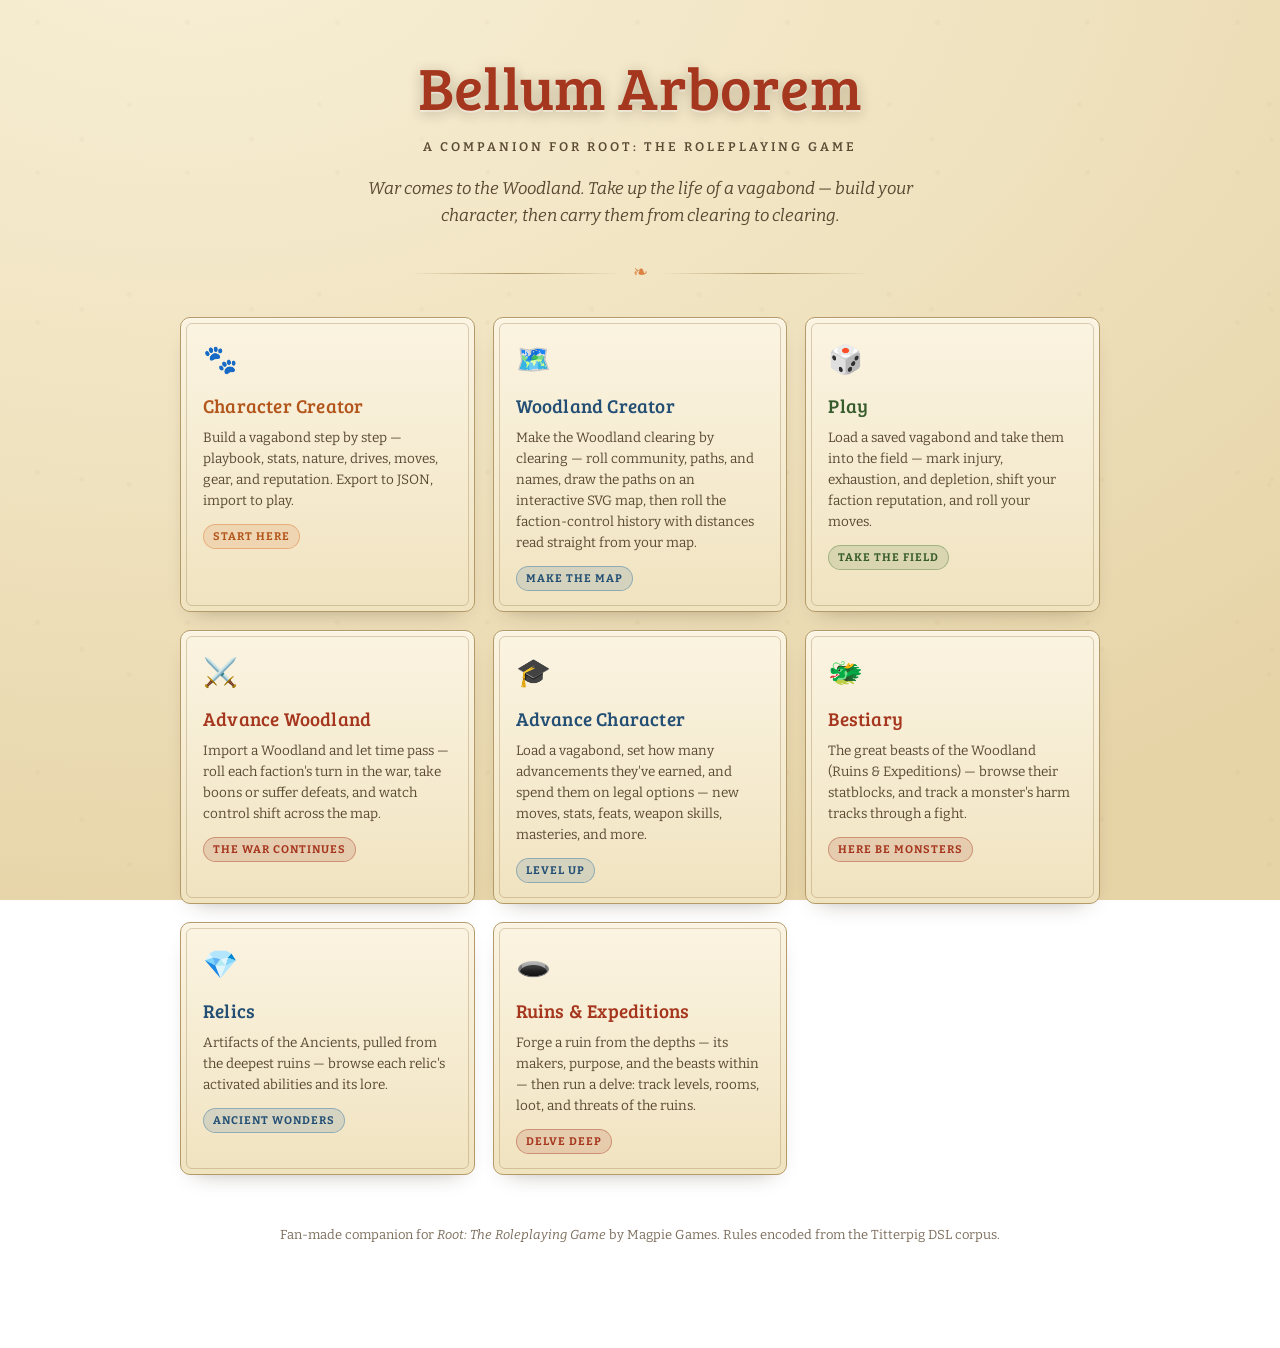
<file: index.html>
<!doctype html>
<html lang="en">
<head>
<meta charset="utf-8">
<meta name="viewport" content="width=device-width, initial-scale=1.0">
<title>Bellum Arborem — A Root Companion</title>
<link rel="stylesheet" href="css/app.css">
</head>
<body>
<div class="wrap">

  <header>
    <h1 class="crest">Bellum Arborem</h1>
    <p class="subtitle">A companion for Root: The Roleplaying Game</p>
    <p class="blurb">War comes to the Woodland. Take up the life of a vagabond —
      build your character, then carry them from clearing to clearing.</p>
  </header>

  <div class="divider"><span>❧</span></div>

  <div class="grid">

    <a class="card selectable" href="character-creator.html">
      <span style="font-size:28px;display:block;margin-bottom:10px">🐾</span>
      <h3 style="margin:0 0 8px;color:var(--accent-dk)">Character Creator</h3>
      <p class="muted small" style="margin:0">Build a vagabond step by step — playbook, stats,
        nature, drives, moves, gear, and reputation. Export to JSON, import to play.</p>
      <span class="tag marquise" style="margin-top:12px">Start here</span>
    </a>

    <a class="card selectable" href="woodland-creator.html">
      <span style="font-size:28px;display:block;margin-bottom:10px">🗺️</span>
      <h3 style="margin:0 0 8px;color:var(--eyrie-dk)">Woodland Creator</h3>
      <p class="muted small" style="margin:0">Make the Woodland clearing by clearing — roll community,
        paths, and names, draw the paths on an interactive SVG map, then roll the faction-control
        history with distances read straight from your map.</p>
      <span class="tag eyrie" style="margin-top:12px">Make the map</span>
    </a>

    <a class="card selectable" href="play.html">
      <span style="font-size:28px;display:block;margin-bottom:10px">🎲</span>
      <h3 style="margin:0 0 8px;color:var(--alliance-dk)">Play</h3>
      <p class="muted small" style="margin:0">Load a saved vagabond and take them into the field — mark
        injury, exhaustion, and depletion, shift your faction reputation, and roll your moves.</p>
      <span class="tag alliance" style="margin-top:12px">Take the field</span>
    </a>

    <a class="card selectable" href="advance-woodland.html">
      <span style="font-size:28px;display:block;margin-bottom:10px">⚔️</span>
      <h3 style="margin:0 0 8px;color:var(--rust)">Advance Woodland</h3>
      <p class="muted small" style="margin:0">Import a Woodland and let time pass — roll each faction's
        turn in the war, take boons or suffer defeats, and watch control shift across the map.</p>
      <span class="tag" style="margin-top:12px;background:rgba(166,55,31,.14);color:var(--rust);border-color:rgba(166,55,31,.4)">The war continues</span>
    </a>

    <a class="card selectable" href="advance-character.html">
      <span style="font-size:28px;display:block;margin-bottom:10px">🎓</span>
      <h3 style="margin:0 0 8px;color:var(--eyrie-dk)">Advance Character</h3>
      <p class="muted small" style="margin:0">Load a vagabond, set how many advancements they've earned,
        and spend them on legal options — new moves, stats, feats, weapon skills, masteries, and more.</p>
      <span class="tag eyrie" style="margin-top:12px">Level up</span>
    </a>

    <a class="card selectable" href="bestiary.html">
      <span style="font-size:28px;display:block;margin-bottom:10px">🐲</span>
      <h3 style="margin:0 0 8px;color:var(--rust)">Bestiary</h3>
      <p class="muted small" style="margin:0">The great beasts of the Woodland (Ruins & Expeditions) — browse
        their statblocks, and track a monster's harm tracks through a fight.</p>
      <span class="tag" style="margin-top:12px;background:rgba(166,55,31,.14);color:var(--rust);border-color:rgba(166,55,31,.4)">Here be monsters</span>
    </a>

    <a class="card selectable" href="relics.html">
      <span style="font-size:28px;display:block;margin-bottom:10px">💎</span>
      <h3 style="margin:0 0 8px;color:var(--eyrie-dk)">Relics</h3>
      <p class="muted small" style="margin:0">Artifacts of the Ancients, pulled from the deepest ruins —
        browse each relic's activated abilities and its lore.</p>
      <span class="tag eyrie" style="margin-top:12px">Ancient wonders</span>
    </a>

    <a class="card selectable" href="expeditions.html">
      <span style="font-size:28px;display:block;margin-bottom:10px">🕳️</span>
      <h3 style="margin:0 0 8px;color:var(--rust)">Ruins &amp; Expeditions</h3>
      <p class="muted small" style="margin:0">Forge a ruin from the depths — its makers, purpose, and
        the beasts within — then run a delve: track levels, rooms, loot, and threats of the ruins.</p>
      <span class="tag" style="margin-top:12px;background:rgba(166,55,31,.14);color:var(--rust);border-color:rgba(166,55,31,.4)">Delve deep</span>
    </a>

  </div>

  <footer>
    <p>Fan-made companion for <em>Root: The Roleplaying Game</em> by Magpie Games.
       Rules encoded from the Titterpig DSL corpus.</p>
  </footer>

</div>
</body>
</html>
</file>
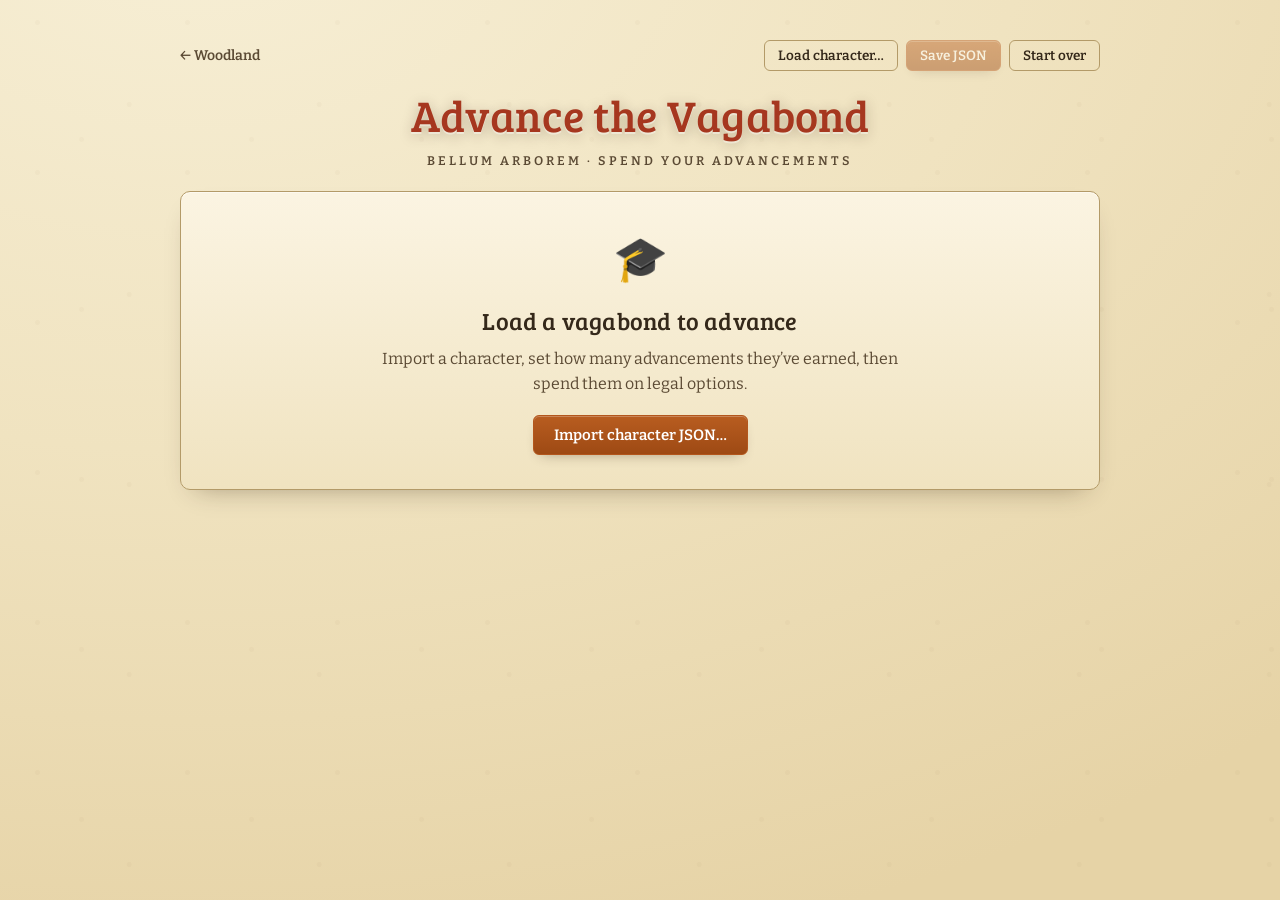
<file: advance-character.html>
<!doctype html>
<html lang="en">
<head>
<meta charset="utf-8">
<meta name="viewport" content="width=device-width, initial-scale=1.0">
<title>Advance Character — Bellum Arborem</title>
<link rel="stylesheet" href="css/app.css">
<style>
  .topbar .actions { display:flex; gap:8px; flex-wrap:wrap; }

  .loadpane { text-align:center; padding:34px 20px; }
  .loadpane .big { font-size:44px; margin-bottom:8px; }

  .sheet { display:flex; flex-direction:column; gap:18px; }
  .ptitle { display:flex; align-items:baseline; gap:12px; flex-wrap:wrap; }
  .ptitle h1 { margin:0; font-size:28px; }
  .ptitle .pb { font-family:'Bitter',serif; font-weight:700; letter-spacing:1px; text-transform:uppercase; font-size:12px; color:var(--accent-dk); }

  .advbar { display:flex; align-items:center; gap:14px; flex-wrap:wrap; background:linear-gradient(180deg,#fbf0dd,#f2e3c1); border:1px solid var(--line); border-radius:var(--radius); padding:14px 18px; }
  .advbar .lbl2 { font-family:'Bitter',serif; font-weight:700; font-size:12px; letter-spacing:1px; text-transform:uppercase; color:var(--ink-soft); }
  .advbar .remain { font-family:'Bree Serif',serif; font-size:30px; color:var(--rust); min-width:34px; text-align:center; }
  .stepper2 button { width:32px; height:32px; border-radius:6px; border:1px solid var(--line); background:var(--cream-hi); font-size:19px; cursor:pointer; font-family:'Bree Serif',serif; }

  .opt { border:1px solid var(--line); border-radius:var(--radius-sm); background:var(--card); padding:14px 16px; margin-bottom:10px; }
  .opt.disabled { opacity:.5; }
  .opt .oh { display:flex; align-items:baseline; justify-content:space-between; gap:10px; flex-wrap:wrap; }
  .opt .oname { font-family:'Bree Serif',serif; font-size:16px; }
  .opt .ocount { font-family:'Bitter',serif; font-size:12px; font-weight:700; color:var(--ink-soft); }
  .opt .odesc { font-size:13px; color:var(--ink-soft); margin:5px 0 0; }
  .opt .picker { margin-top:10px; display:flex; gap:8px; flex-wrap:wrap; align-items:center; }
  .opt select, .opt input[type=text] { max-width:280px; }
  .chip { font-family:'Bitter',serif; font-size:12.5px; color:var(--ink-soft); background:var(--cream-hi); border:1px solid var(--line); border-radius:20px; padding:5px 11px; cursor:pointer; }
  .chip.on { background:var(--accent); color:var(--cream-hi); border-color:var(--accent-dk); }

  .log { list-style:none; margin:0; padding:0; }
  .log li { font-size:13.5px; padding:5px 0; border-bottom:1px solid var(--line-soft); display:flex; justify-content:space-between; gap:10px; }
  .log .undo { color:var(--rust); cursor:pointer; border:none; background:none; font-size:13px; font-family:'Bitter',serif; }

  .summ { display:flex; flex-wrap:wrap; gap:6px; }

</style>
</head>
<body>
<div class="wrap">

  <div class="topbar">
    <a class="home" href="index.html">← Woodland</a>
    <div class="actions">
      <input type="file" id="importFile" accept="application/json,.json" class="hidden">
      <button class="btn ghost small" id="importBtn">Load character…</button>
      <button class="btn small" id="saveBtn" disabled>Save JSON</button>
    </div>
  </div>

  <header style="margin-bottom:6px">
    <h1 class="crest" style="font-size:clamp(28px,5vw,44px);margin-bottom:2px">Advance the Vagabond</h1>
    <p class="subtitle">Bellum Arborem · spend your advancements</p>
  </header>

  <div id="app"></div>

</div>

<div class="toast" id="toast" role="status" aria-live="polite"></div>

<script src="data/root-rules.js"></script>
<script src="js/common.js"></script>
<script src="js/advchar.js"></script>
</body>
</html>
</file>
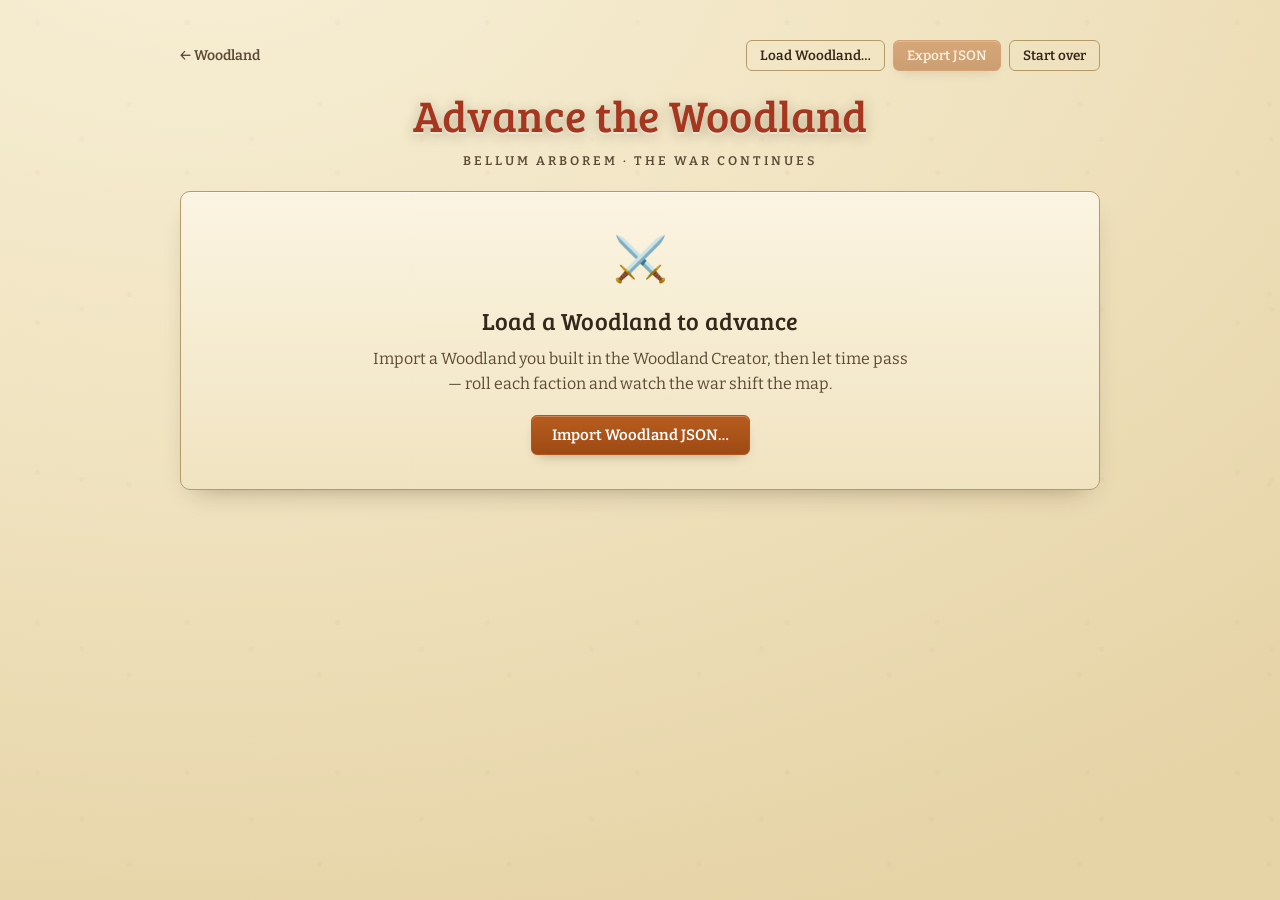
<file: advance-woodland.html>
<!doctype html>
<html lang="en">
<head>
<meta charset="utf-8">
<meta name="viewport" content="width=device-width, initial-scale=1.0">
<title>Advance Woodland — Bellum Arborem</title>
<link rel="stylesheet" href="css/app.css">
<style>
  .topbar .actions { display:flex; gap:8px; flex-wrap:wrap; }

  .loadpane { text-align:center; padding:34px 20px; }
  .loadpane .big { font-size:44px; margin-bottom:8px; }

  .dash { display:flex; flex-direction:column; gap:18px; }
  .wtitle { display:flex; align-items:baseline; gap:12px; flex-wrap:wrap; }
  .wtitle h1 { margin:0; font-size:28px; }
  .roundpill { font-family:'Bitter',serif; font-weight:700; font-size:12px; letter-spacing:1px; text-transform:uppercase; color:var(--eyrie-dk); background:rgba(47,110,160,.14); border:1px solid rgba(47,110,160,.35); border-radius:20px; padding:3px 11px; }

  /* Map (read-only) */
  .mapwrap { border:1px solid var(--line); border-radius:var(--radius); padding:6px;
    background:radial-gradient(120% 120% at 50% 0%, #f0e8ce 0%, #e7d9b6 70%, #ddcaa0 100%);
    box-shadow:0 1px 0 rgba(255,255,255,.4) inset, 0 8px 18px -14px var(--shadow-deep); overflow:hidden; }
  svg.woodmap { width:100%; height:auto; display:block; }
  svg.woodmap .edge { stroke:#8a6f45; stroke-width:4; stroke-linecap:round; opacity:.8; }
  svg.woodmap .nm { font-family:'Bree Serif',serif; font-size:17px; fill:var(--ink); paint-order:stroke; stroke:#f6efd9; stroke-width:3.5px; stroke-linejoin:round; }
  svg.woodmap .ico { font-size:26px; }
  svg.woodmap .mark { font-size:17px; fill:var(--ink); }
  .map-legend { display:flex; gap:14px; flex-wrap:wrap; font-size:13px; color:var(--ink-soft); align-items:center; margin-top:10px; }
  .map-legend span { display:inline-flex; align-items:center; gap:5px; white-space:nowrap; }
  .lgdot { width:14px; height:14px; border-radius:50%; display:inline-block; border:1px solid rgba(60,40,20,.35); }

  .summary-grid { display:grid; grid-template-columns:repeat(auto-fit,minmax(210px,1fr)); gap:12px; }
  .fsum { border:1px solid var(--line); border-radius:var(--radius-sm); background:var(--cream-hi); padding:12px 14px; }
  .fsum h4 { margin:0 0 6px; font-family:'Bree Serif',serif; font-size:15px; }
  .fsum .fstat { font-size:13px; color:var(--ink-soft); }

  .factioncard { border:1px solid var(--line); border-radius:var(--radius); background:var(--card); padding:16px 18px; margin-bottom:14px; }
  .factioncard.pending { opacity:.55; }
  .factioncard.active { border-color:var(--accent); box-shadow:0 0 0 1px var(--accent) inset; }
  .factioncard h3 { margin:0 0 4px; font-family:'Bree Serif',serif; font-size:19px; }
  .modline { display:flex; justify-content:space-between; font-size:13.5px; padding:3px 0; border-bottom:1px dashed var(--line-soft); }
  .modline:last-of-type { border-bottom:none; }
  .modline .mv { font-family:'Bree Serif',serif; }
  .modline .mv.pos { color:var(--alliance-dk); } .modline .mv.neg { color:var(--rust); }
  .modtoggle { display:flex; align-items:center; gap:7px; font-size:13.5px; padding:4px 0; cursor:pointer; }
  .modtoggle input { width:16px; height:16px; }
  .modtotal { font-family:'Bree Serif',serif; font-size:15px; margin-top:6px; }

  .dice { font-family:'Bitter',serif; font-weight:600; font-size:13px; cursor:pointer; border:1px solid var(--line); background:var(--card); border-radius:6px; padding:6px 12px; color:var(--ink); }
  .dice.primary { background:linear-gradient(180deg,var(--accent),var(--accent-dk)); color:var(--cream-hi); border-color:var(--accent-dk); }
  .dice:hover { filter:brightness(1.04); }

  .rollout { display:flex; align-items:center; gap:12px; margin:10px 0; flex-wrap:wrap; }
  .rollout .big { font-family:'Bree Serif',serif; font-size:30px; color:var(--rust); }
  .tierbadge { font-family:'Bitter',serif; font-weight:700; font-size:12px; letter-spacing:1px; text-transform:uppercase; padding:4px 10px; border-radius:20px; }
  .tier-10 { background:rgba(78,124,62,.2); color:var(--alliance-dk); border:1px solid rgba(78,124,62,.45); }
  .tier-79 { background:rgba(217,114,46,.18); color:var(--marquise-dk); border:1px solid rgba(217,114,46,.45); }
  .tier-6  { background:rgba(166,55,31,.16); color:var(--rust); border:1px solid rgba(166,55,31,.4); }

  .boonslot { border:1px solid var(--line-soft); border-radius:var(--radius-sm); background:var(--cream-hi); padding:10px 12px; margin:8px 0; }
  .boonslot .bdesc { font-size:13px; color:var(--ink-soft); margin:5px 0 0; }
  .boonslot select, .boonslot input[type=text] { margin-top:6px; }
  label.mini { display:block; font-family:'Bitter',serif; font-weight:700; font-size:11px; letter-spacing:.5px; text-transform:uppercase; color:var(--ink-soft); margin:8px 0 2px; }

  .log { list-style:none; margin:0; padding:0; }
  .log li { font-size:13.5px; padding:5px 0; border-bottom:1px solid var(--line-soft); }
  .log li .who { font-family:'Bree Serif',serif; }
  .log .round-sep { font-family:'Bitter',serif; font-weight:700; font-size:11px; letter-spacing:1.5px; text-transform:uppercase; color:var(--accent-dk); padding-top:10px; }

</style>
</head>
<body>
<div class="wrap">

  <div class="topbar">
    <a class="home" href="index.html">← Woodland</a>
    <div class="actions">
      <input type="file" id="importFile" accept="application/json,.json" class="hidden">
      <button class="btn ghost small" id="importBtn">Load Woodland…</button>
      <button class="btn small" id="exportBtn" disabled>Export JSON</button>
    </div>
  </div>

  <header style="margin-bottom:6px">
    <h1 class="crest" style="font-size:clamp(28px,5vw,44px);margin-bottom:2px">Advance the Woodland</h1>
    <p class="subtitle">Bellum Arborem · The war continues</p>
  </header>

  <div id="app"></div>

</div>

<div class="toast" id="toast" role="status" aria-live="polite"></div>

<script src="data/woodland-rules.js"></script>
<script src="js/common.js"></script>
<script src="js/advance.js"></script>
</body>
</html>
</file>
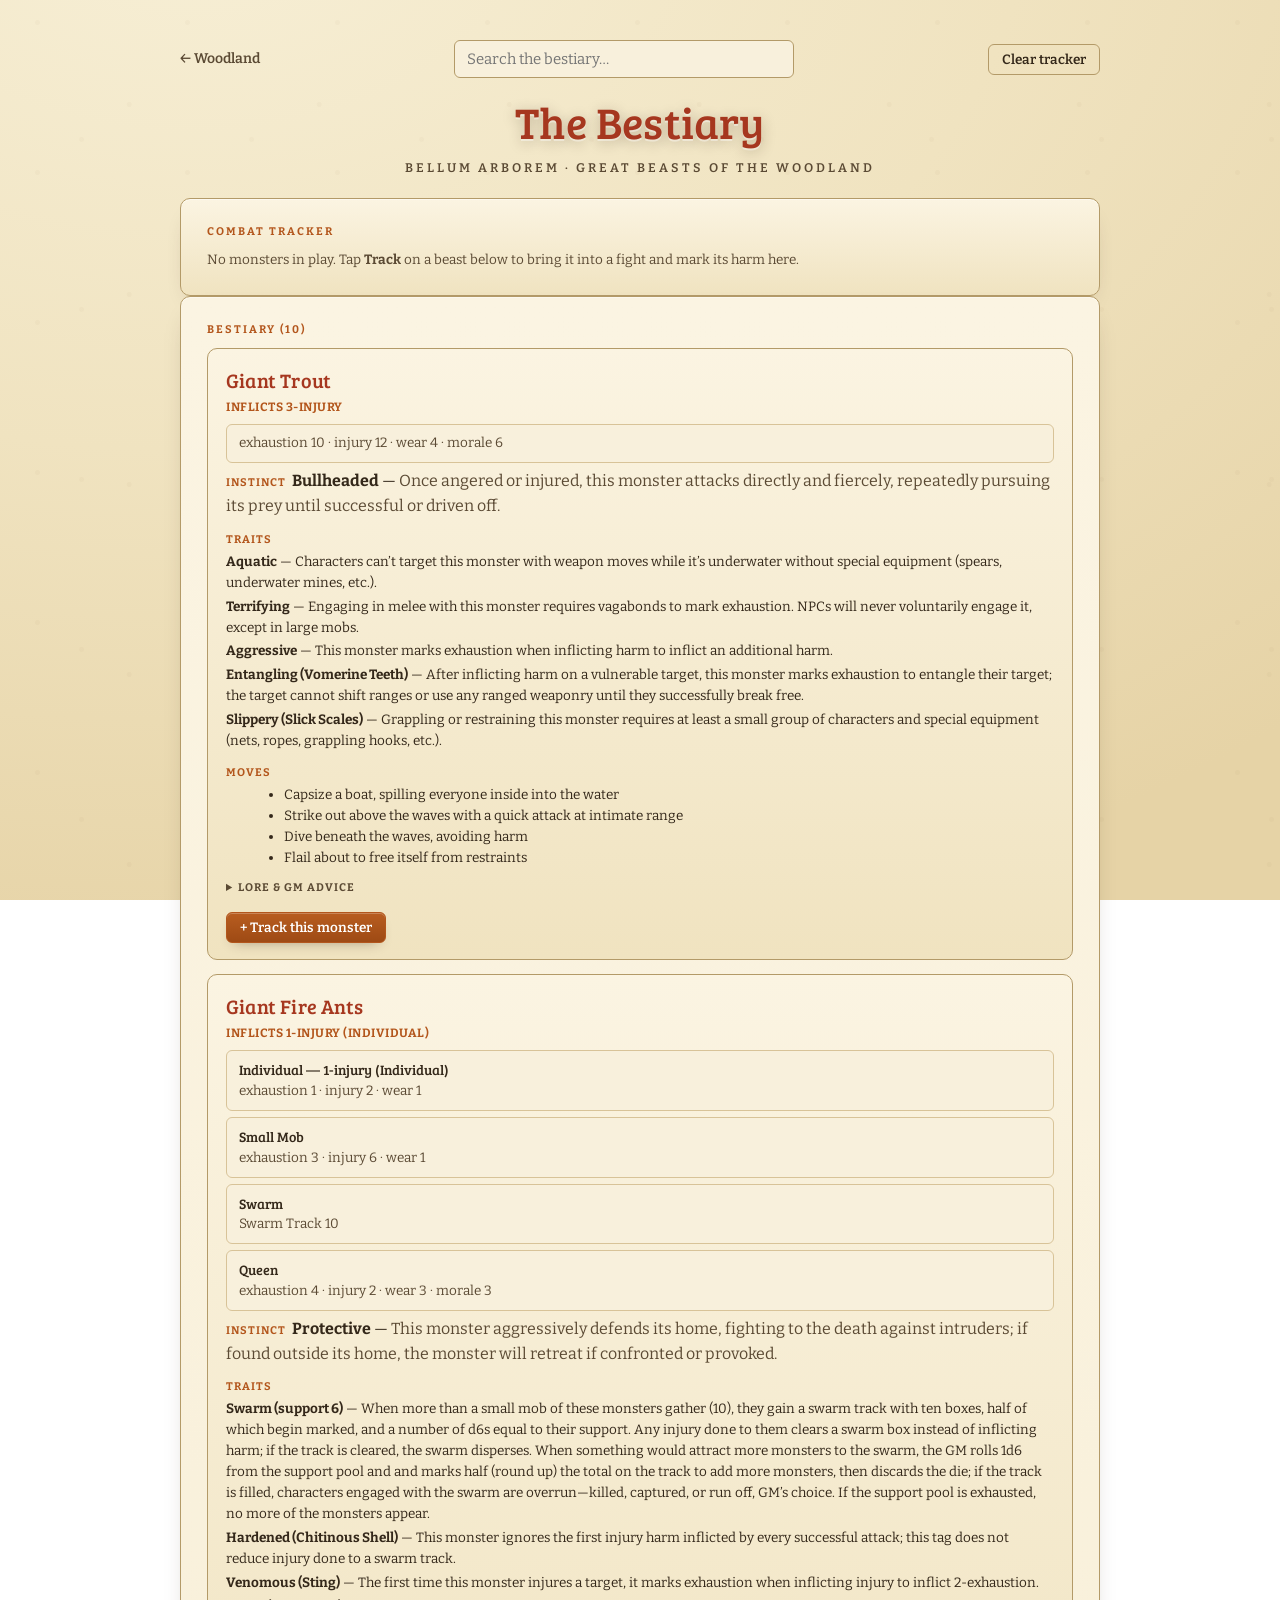
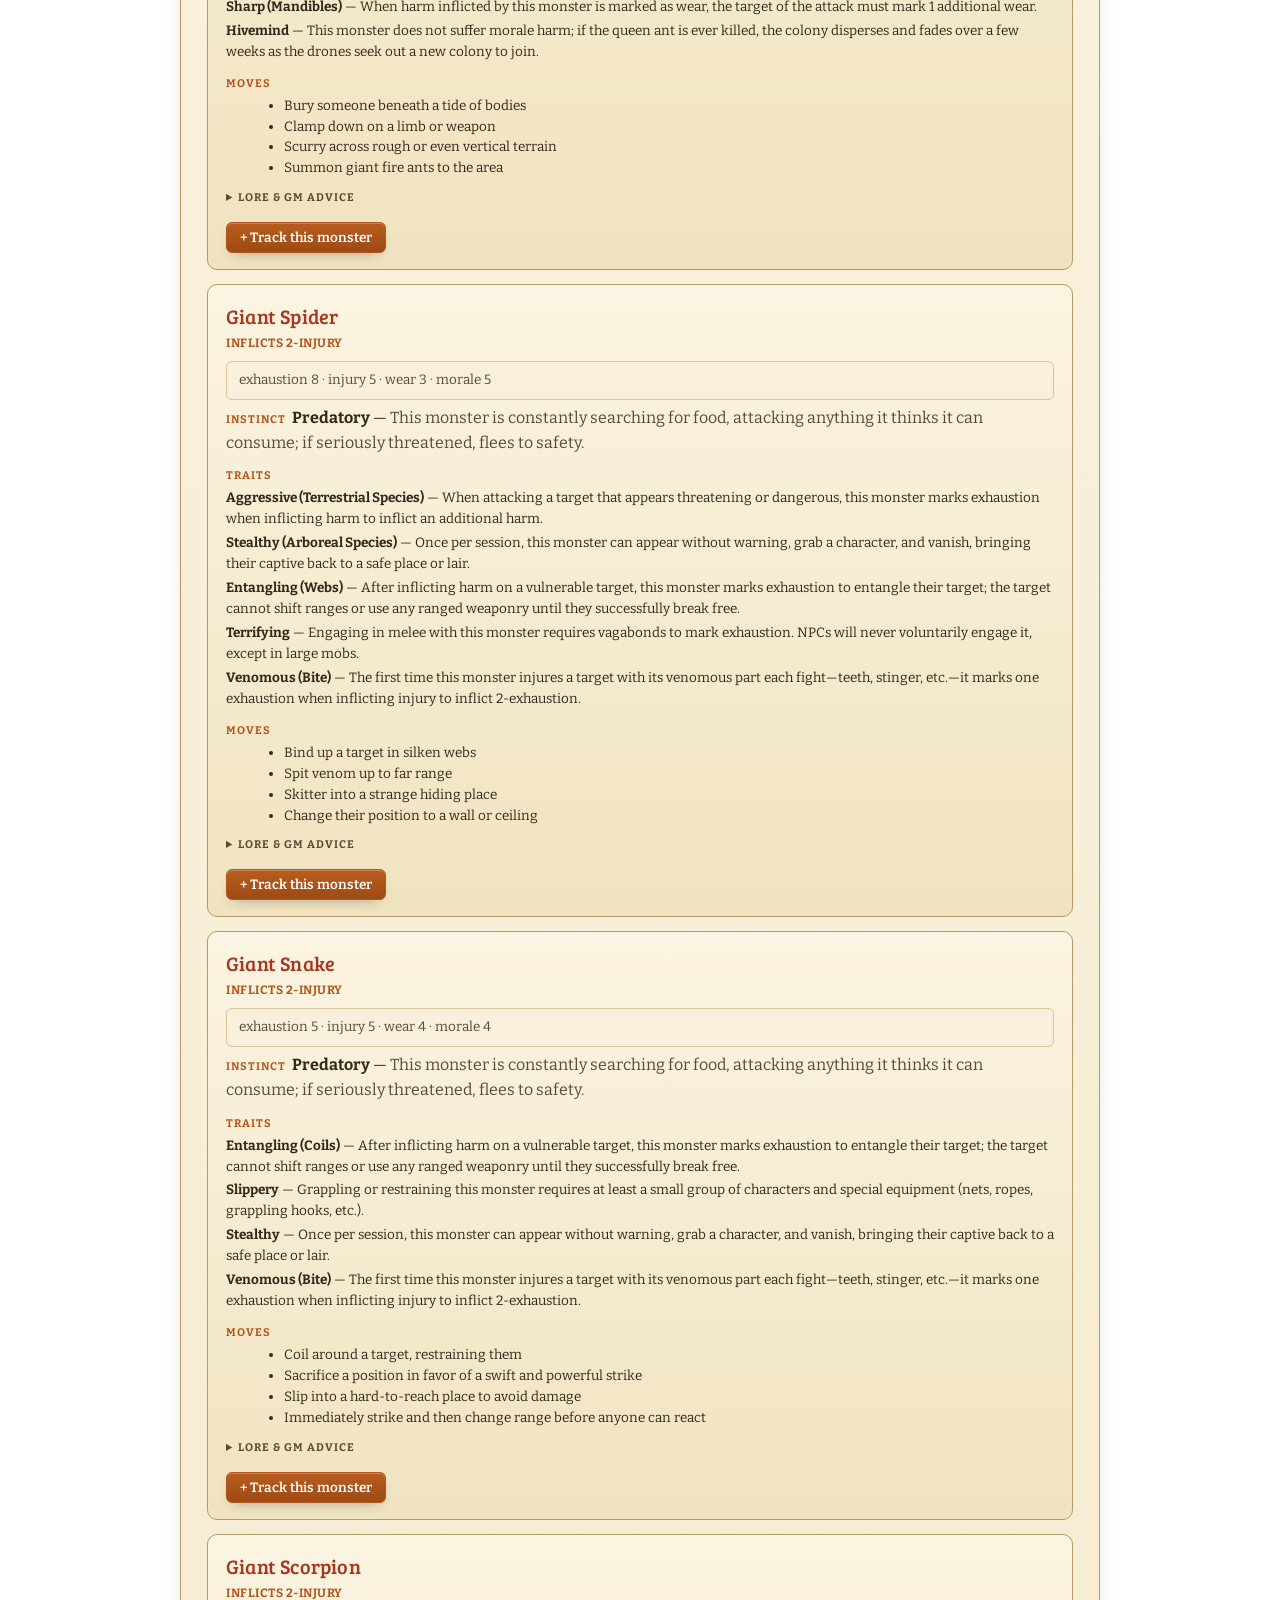
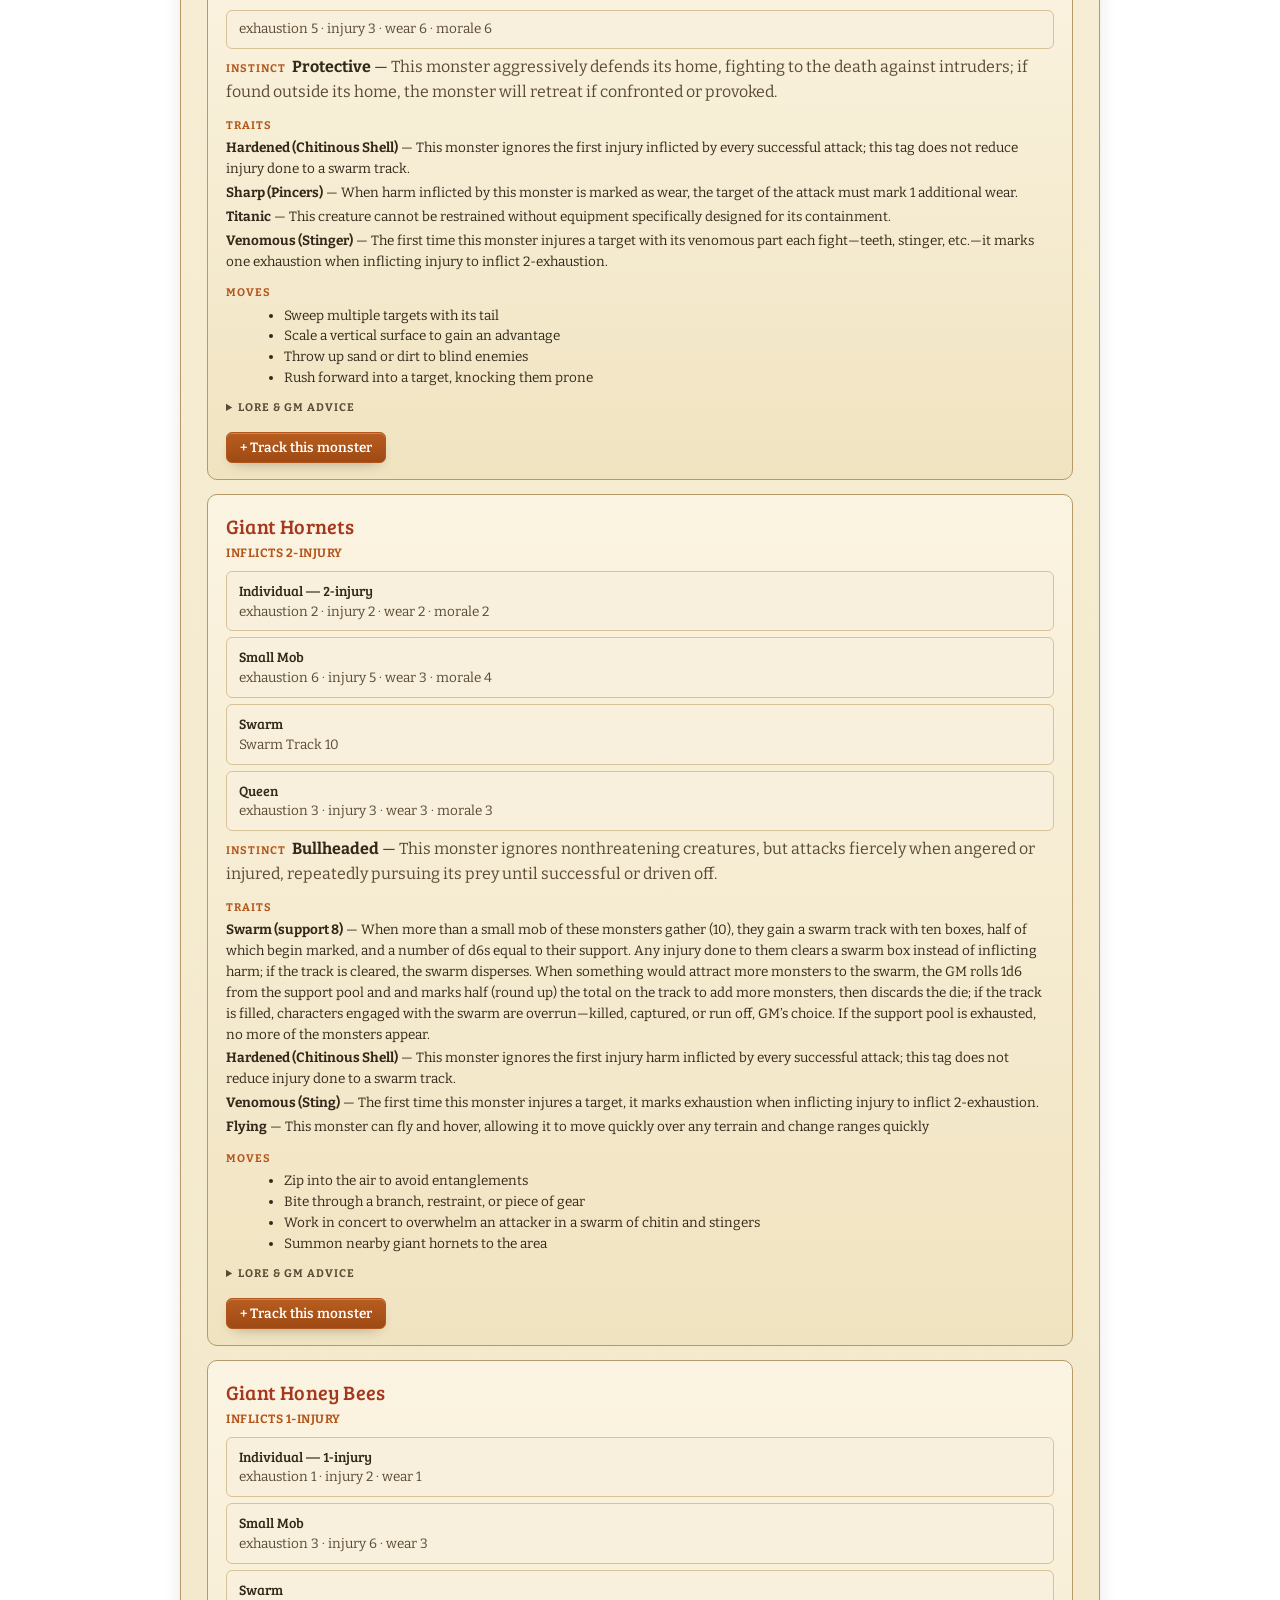
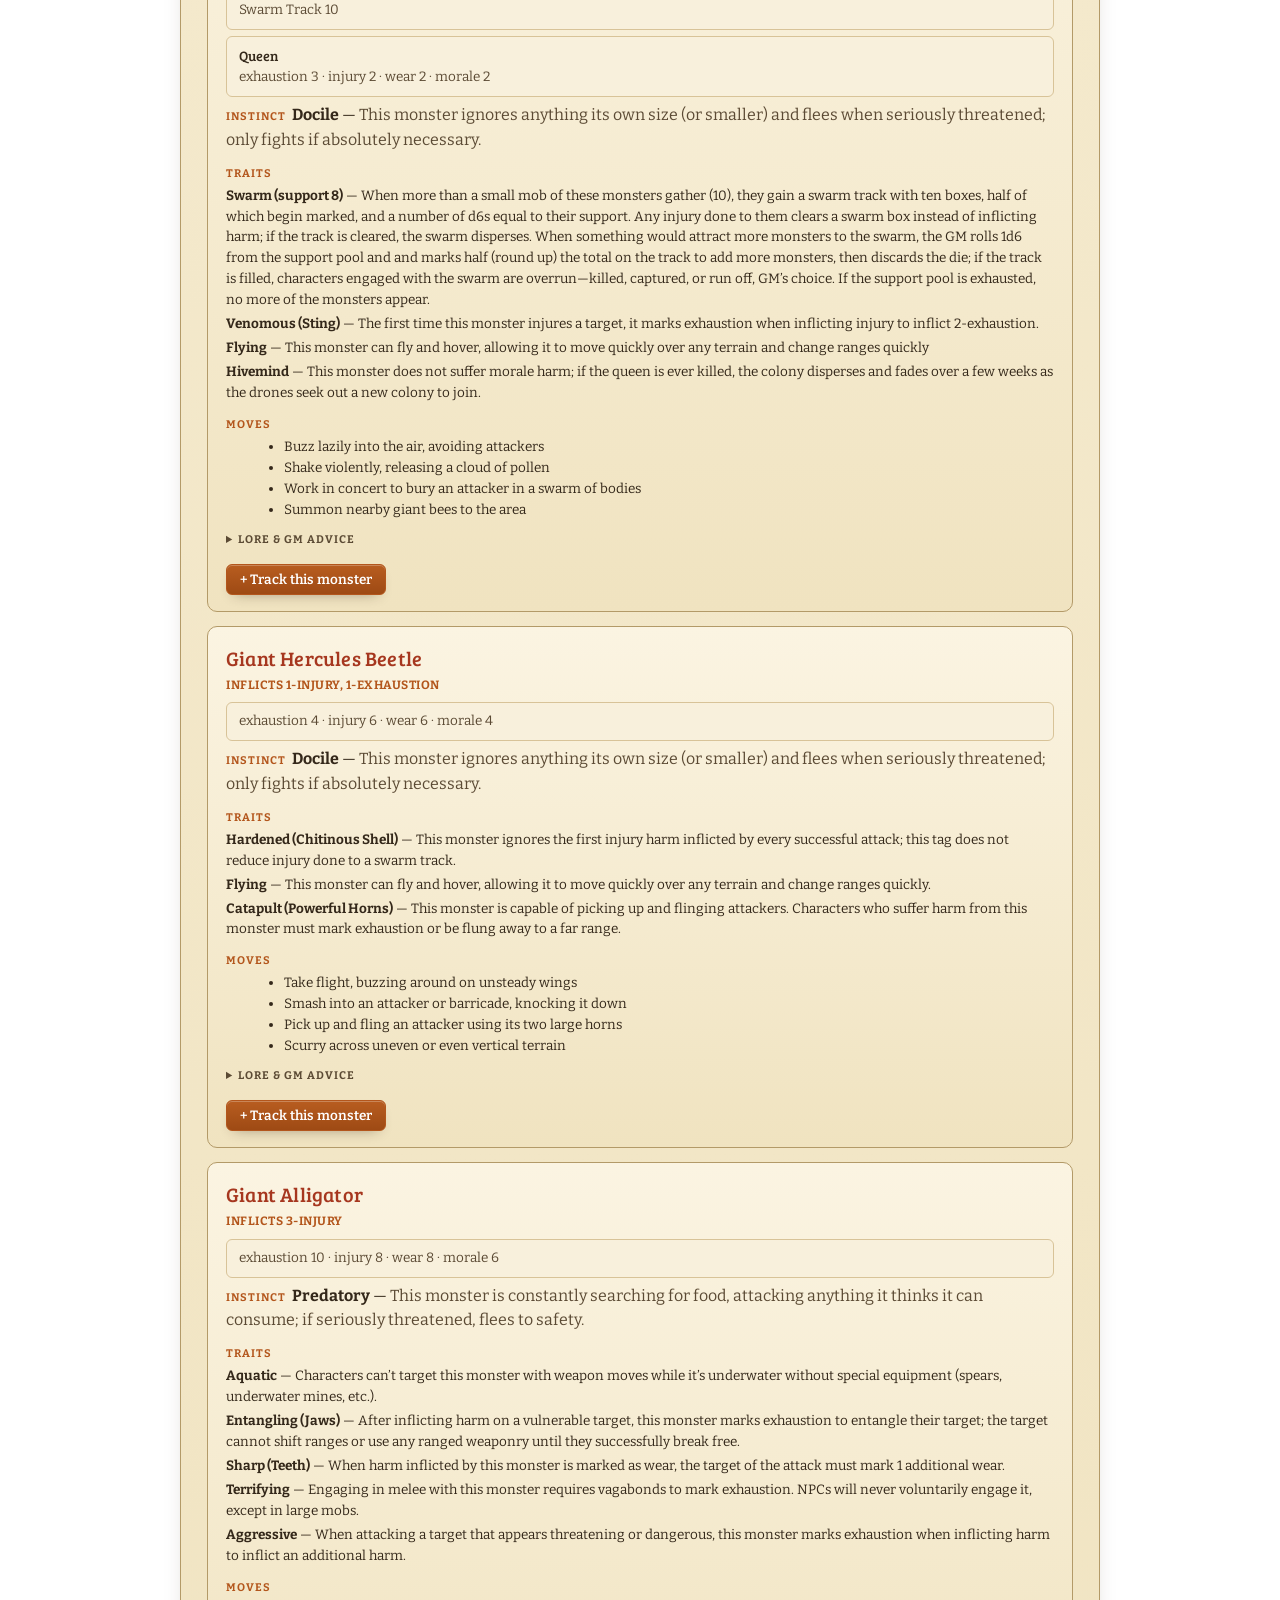
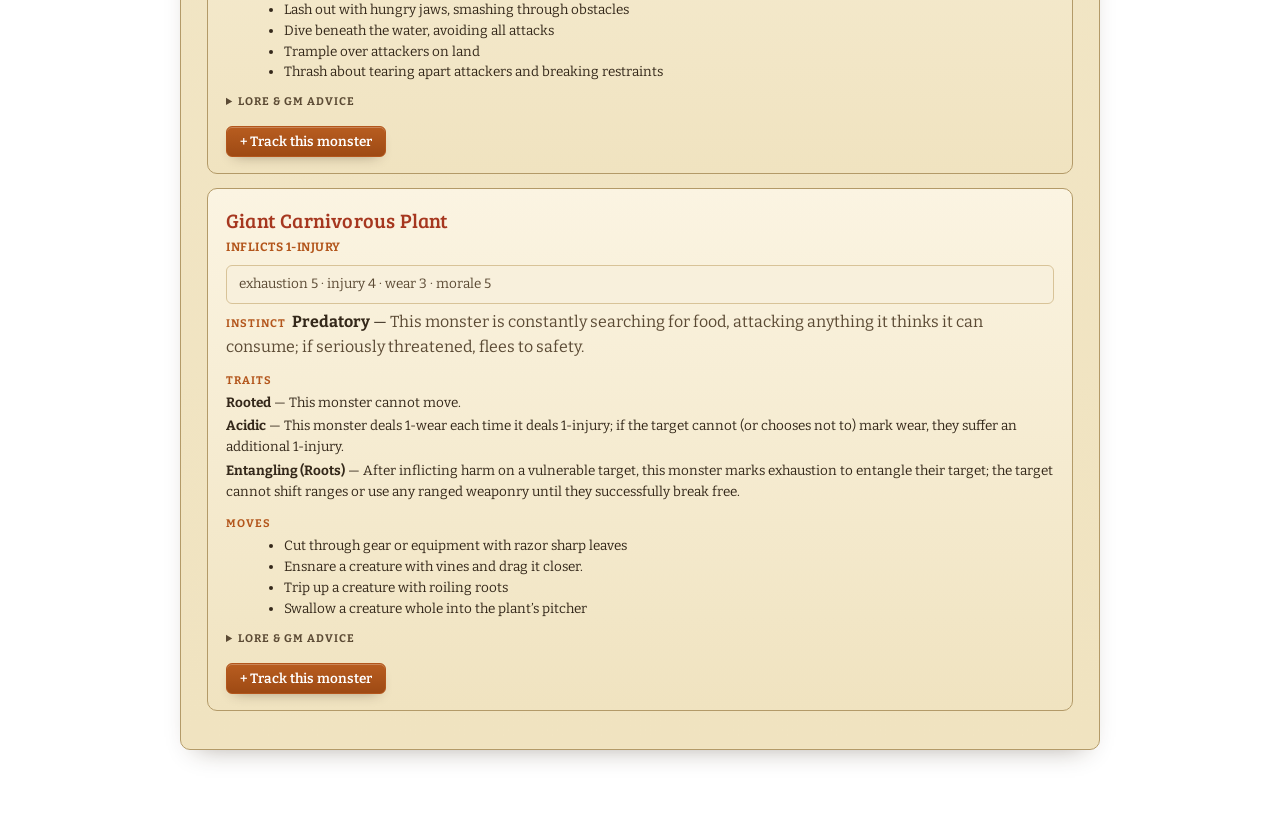
<file: bestiary.html>
<!doctype html>
<html lang="en">
<head>
<meta charset="utf-8">
<meta name="viewport" content="width=device-width, initial-scale=1.0">
<title>Bestiary — Bellum Arborem</title>
<link rel="stylesheet" href="css/app.css">
<style>

  .search { width:100%; max-width:340px; }

  /* Combat tracker */
  .tracker { display:flex; flex-direction:column; gap:12px; }
  .inst { border:1px solid var(--line); border-radius:var(--radius); background:var(--card); padding:14px 16px; }
  .inst .ihead { display:flex; align-items:center; gap:10px; flex-wrap:wrap; }
  .inst .ilabel { font-family:'Bree Serif',serif; font-size:17px; flex:1; min-width:120px; }
  .inst input.ilabel { max-width:220px; }
  .inst .rm { color:var(--rust); cursor:pointer; border:none; background:none; font-size:16px; }
  .trk { margin:8px 0 0; }
  .trk .tl { display:flex; justify-content:space-between; align-items:baseline; }
  .trk .tn { font-family:'Bitter',serif; font-weight:700; font-size:11px; letter-spacing:1px; text-transform:uppercase; color:var(--ink-soft); }
  .trk .tc { font-family:'Bitter',serif; font-weight:700; font-size:12px; color:var(--ink-soft); }
  .boxes { display:flex; flex-wrap:wrap; gap:5px; margin:5px 0 2px; }
  .box { width:28px; height:28px; border:2px solid var(--line); border-radius:5px; cursor:pointer; background:var(--cream-hi); }
  .box.on-exhaustion { background:#caa63f; border-color:#a8842a; }
  .box.on-injury { background:var(--rust); border-color:#8a2c1a; }
  .box.on-wear { background:#6b6357; border-color:#4a443a; }
  .box.on-morale { background:#5b3a8a; border-color:#432a66; }
  .box.on-other { background:#2c6b66; border-color:#1f4d49; }

  /* Bestiary cards */
  .mcard { border:1px solid var(--line); border-radius:var(--radius); background:linear-gradient(180deg,var(--card),var(--card-lo)); padding:16px 18px; margin-bottom:14px; }
  .mcard h3 { margin:0 0 2px; font-family:'Bree Serif',serif; font-size:20px; color:var(--rust); }
  .mcard .harm { font-family:'Bitter',serif; font-size:12px; font-weight:700; letter-spacing:.5px; text-transform:uppercase; color:var(--marquise-dk); margin:0 0 8px; }
  .sb { border:1px solid var(--line-soft); border-radius:var(--radius-sm); background:var(--cream-hi); padding:8px 12px; margin:6px 0; }
  .sb .sbv { font-family:'Bree Serif',serif; font-size:14px; }
  .sb .sbt { font-size:13.5px; color:var(--ink-soft); }
  .lbl3 { font-family:'Bitter',serif; font-weight:700; font-size:11px; letter-spacing:1px; text-transform:uppercase; color:var(--accent-dk); margin:12px 0 4px; }
  .trait { font-size:13.5px; margin:3px 0; }
  .trait b { color:var(--ink); }
  .mmoves { margin:4px 0 0 18px; font-size:13.5px; }
  .mdesc { font-size:13.5px; line-height:1.5; color:var(--ink-soft); white-space:pre-wrap; }
  details.mdet > summary { cursor:pointer; font-family:'Bitter',serif; font-weight:700; font-size:11px; letter-spacing:1px; text-transform:uppercase; color:var(--ink-soft); margin:10px 0 6px; }

</style>
</head>
<body>
<div class="wrap">

  <div class="topbar">
    <a class="home" href="index.html">← Woodland</a>
    <input type="text" id="search" class="search" placeholder="Search the bestiary…">
  </div>

  <header style="margin-bottom:6px">
    <h1 class="crest" style="font-size:clamp(28px,5vw,44px);margin-bottom:2px">The Bestiary</h1>
    <p class="subtitle">Bellum Arborem · great beasts of the Woodland</p>
  </header>

  <div id="app"></div>

</div>

<div class="toast" id="toast" role="status" aria-live="polite"></div>

<script src="data/root-monsters.js"></script>
<script src="js/common.js"></script>
<script src="js/bestiary.js"></script>
</body>
</html>
</file>
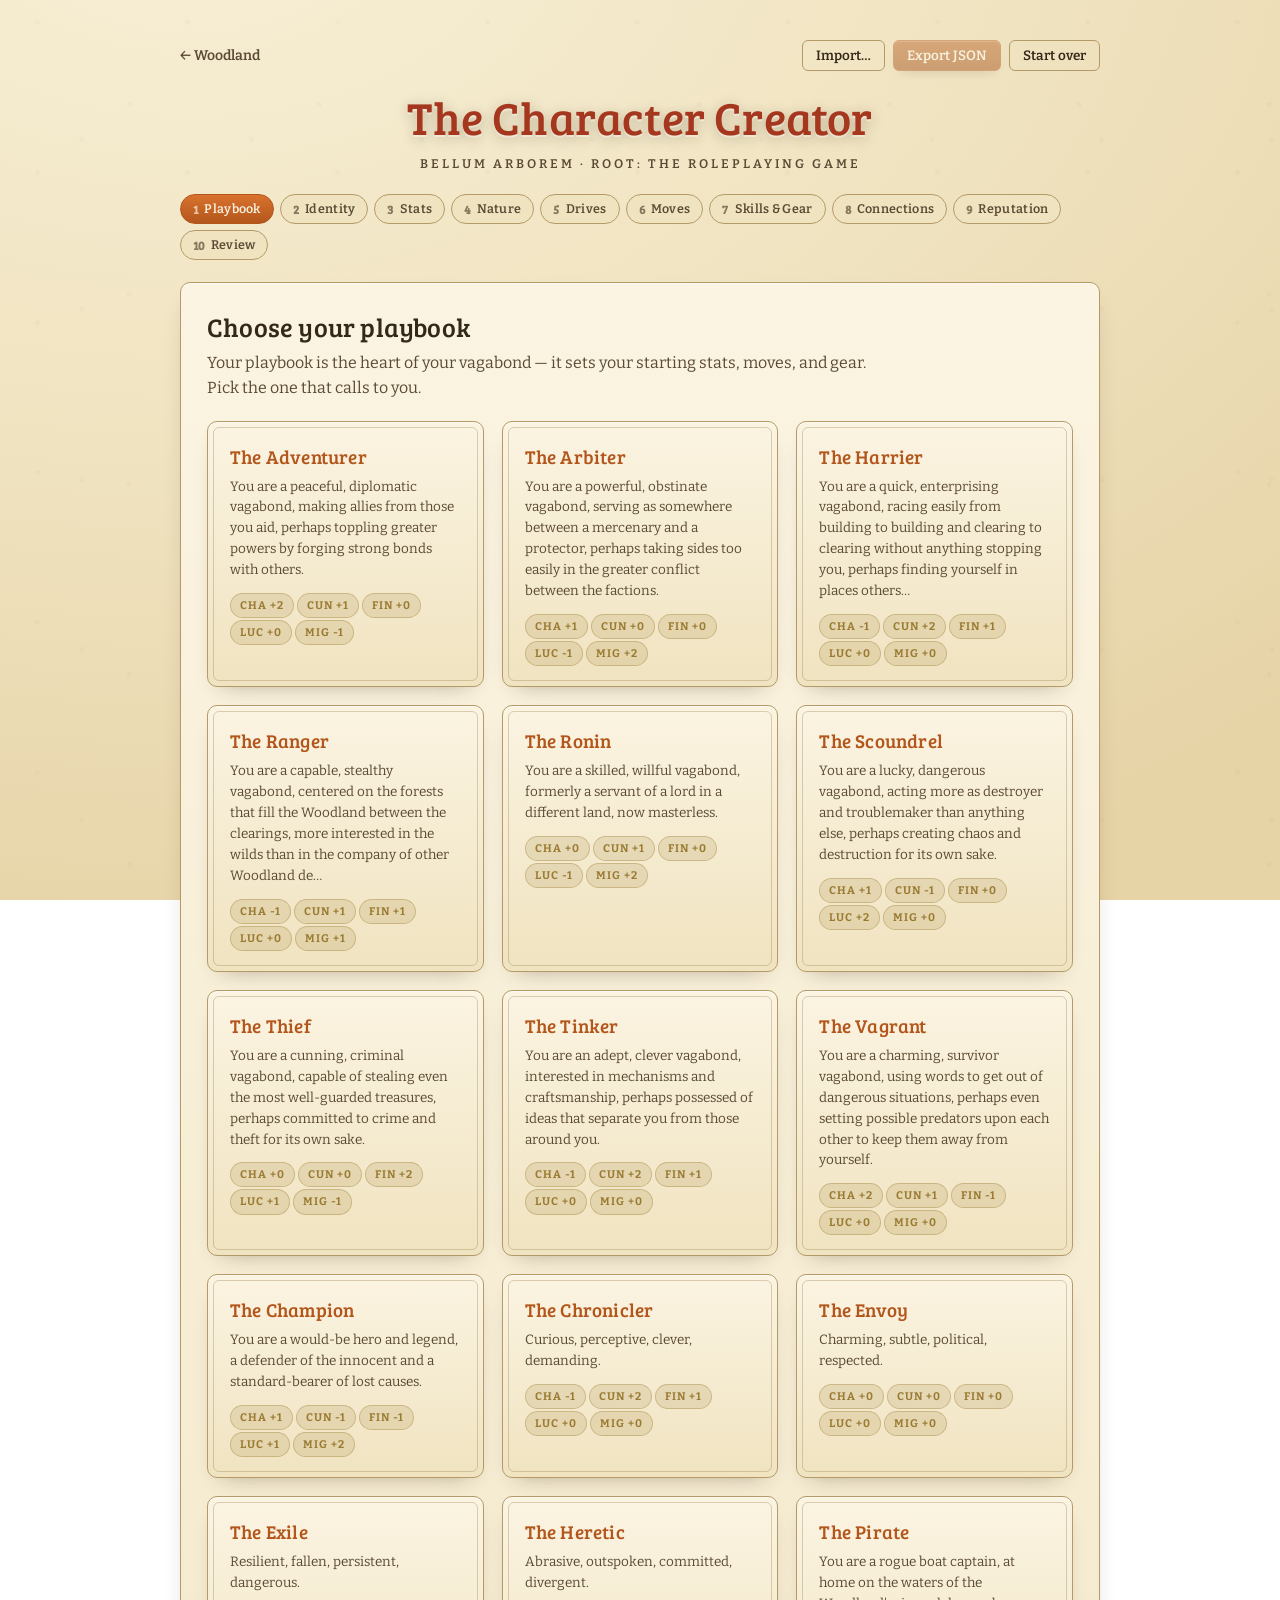
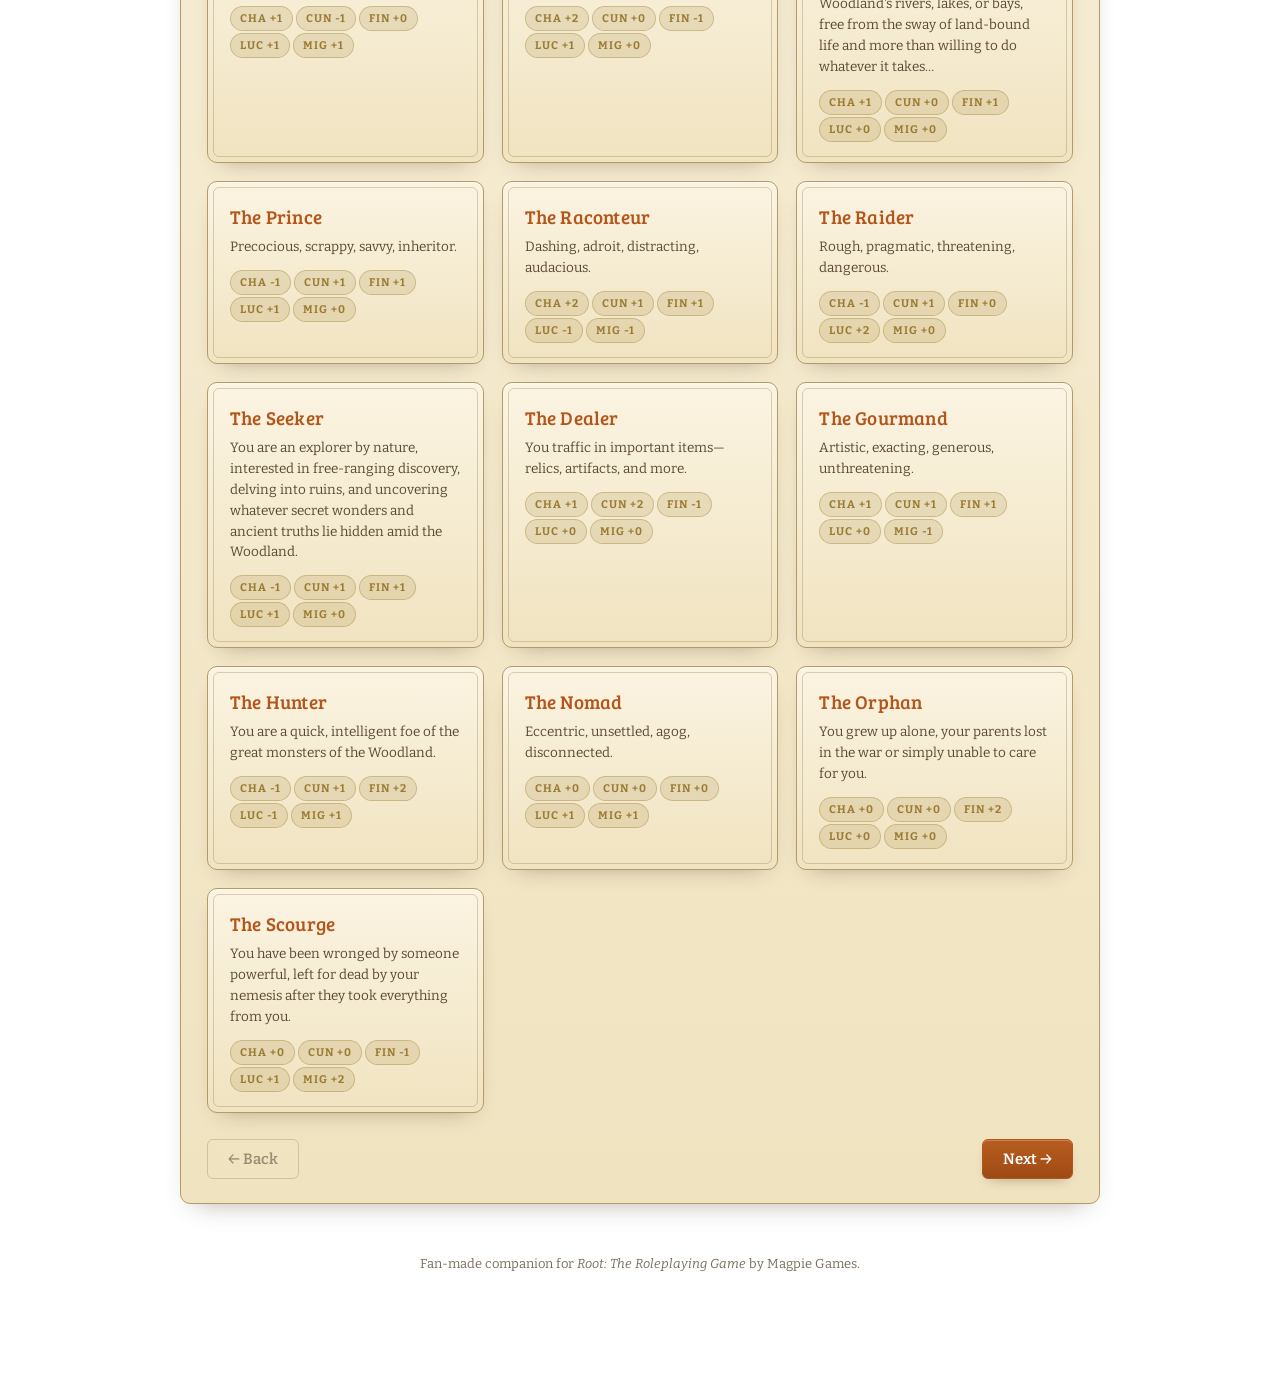
<file: character-creator.html>
<!doctype html>
<html lang="en">
<head>
<meta charset="utf-8">
<meta name="viewport" content="width=device-width, initial-scale=1.0">
<title>Character Creator — Bellum Arborem</title>
<link rel="stylesheet" href="css/app.css">
<style>
  /* Creator-specific layout */

  .steps { display:flex; flex-wrap:wrap; gap:6px; margin:16px 0 22px; }
  .step-pip {
    font-family:'Bitter',serif; font-size:12.5px; font-weight:600; letter-spacing:.3px;
    padding:6px 12px; border-radius:20px; border:1px solid var(--line);
    background:var(--card-lo); color:var(--ink-soft); cursor:pointer; white-space:nowrap;
    display:flex; align-items:center; gap:6px;
  }
  .step-pip .n { font-family:'Bree Serif',serif; font-size:12px; opacity:.7; }
  .step-pip.active { background:linear-gradient(180deg,var(--accent),var(--accent-dk)); color:var(--cream-hi); border-color:var(--accent-dk); }
  .step-pip.done { color:var(--alliance-dk); border-color:var(--alliance); }
  .step-pip.done .n::after { content:" ✓"; }

  .step-body h2 { margin:0 0 4px; font-size:26px; }
  .step-intro { color:var(--ink-soft); margin:0 0 20px; max-width:66ch; }

  .navbtns { display:flex; justify-content:space-between; margin-top:26px; gap:12px; }

  .move { border:1px solid var(--line-soft); border-radius:var(--radius-sm); background:var(--cream-hi); padding:12px 14px; }
  .move .m-name { font-family:'Bree Serif',serif; font-size:15px; }
  .move .m-trigger { font-style:italic; color:var(--ink-soft); font-size:14px; margin:4px 0; }
  .move .m-tier { font-size:13.5px; margin:2px 0; }
  .move .m-tier b { color:var(--accent-dk); }
  .move .m-opts { margin:6px 0 0 18px; font-size:13.5px; }
  .move .m-notes { font-size:13px; color:var(--ink-soft); margin-top:6px; }

  .rep-row { display:flex; align-items:center; gap:12px; padding:10px 0; border-bottom:1px solid var(--line-soft); }
  .rep-row:last-child { border-bottom:none; }
  .rep-name { flex:1; font-family:'Bree Serif',serif; font-size:15px; }
  .stepper { display:flex; align-items:center; gap:8px; }
  .stepper button { width:30px; height:30px; border-radius:6px; border:1px solid var(--line); background:var(--cream-hi); font-size:18px; cursor:pointer; font-family:'Bree Serif',serif; }
  .stepper .v { min-width:32px; text-align:center; font-family:'Bree Serif',serif; font-size:20px; color:var(--rust); }
  .stepper .v.pos::before { content:"+"; }

  .counter { font-family:'Bitter',serif; font-weight:700; font-size:13px; color:var(--ink-soft); }
  .counter.met { color:var(--alliance-dk); }
  .counter.over { color:var(--bad); }

  .review dl { margin:0; }
  .review dt { font-family:'Bitter',serif; font-weight:700; font-size:11px; letter-spacing:1px; text-transform:uppercase; color:var(--accent-dk); margin-top:14px; }
  .review dd { margin:3px 0 0; }


</style>
</head>
<body>
<div class="wrap">

  <div class="topbar">
    <a class="home" href="index.html">← Woodland</a>
    <div class="actions">
      <input type="file" id="importFile" accept="application/json,.json" class="hidden">
      <button class="btn ghost small" id="importBtn">Import…</button>
      <button class="btn small" id="exportBtn" disabled>Export JSON</button>
    </div>
  </div>

  <header style="margin-bottom:6px">
    <h1 class="crest" style="font-size:clamp(30px,5.5vw,46px);margin-bottom:2px">The Character Creator</h1>
    <p class="subtitle">Bellum Arborem · Root: The Roleplaying Game</p>
  </header>

  <nav class="steps" id="steps"></nav>

  <div class="panel">
    <div class="step-body" id="stepBody">
      <!-- rendered by creator.js -->
    </div>
    <div class="navbtns">
      <button class="btn ghost" id="backBtn">← Back</button>
      <button class="btn" id="nextBtn">Next →</button>
    </div>
  </div>

  <footer>
    <p id="foot">Fan-made companion for <em>Root: The Roleplaying Game</em> by Magpie Games.</p>
  </footer>

</div>

<div class="toast" id="toast" role="status" aria-live="polite"></div>

<script src="data/root-rules.js"></script>
<script src="js/common.js"></script>
<script src="js/creator.js"></script>
</body>
</html>
</file>
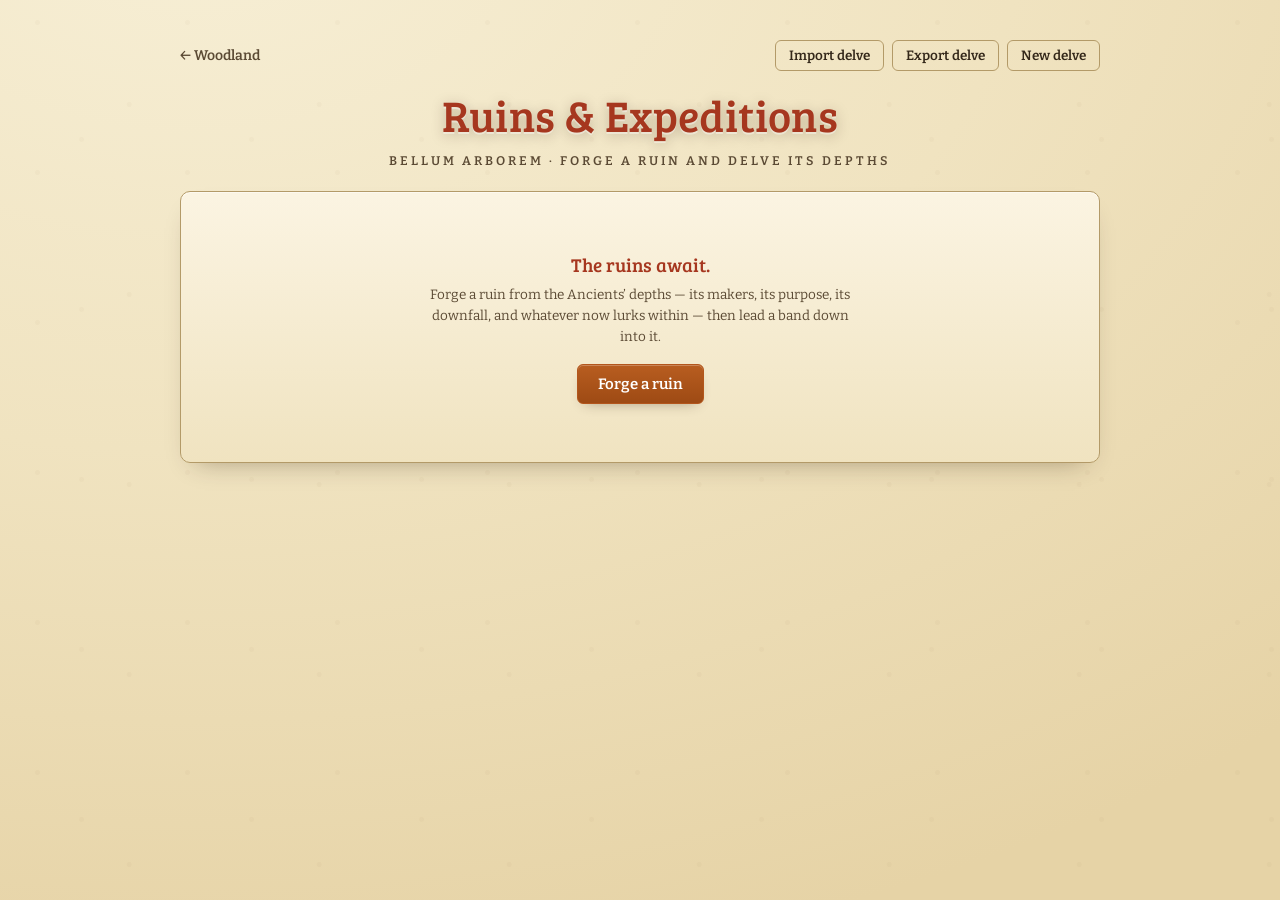
<file: expeditions.html>
<!doctype html>
<html lang="en">
<head>
<meta charset="utf-8">
<meta name="viewport" content="width=device-width, initial-scale=1.0">
<title>Ruins &amp; Expeditions — Bellum Arborem</title>
<link rel="stylesheet" href="css/app.css">
<style>

  .dash { display:flex; flex-direction:column; gap:16px; }

  /* Ruin concept card */
  .ruincard { border:1px solid var(--line); border-radius:var(--radius); background:linear-gradient(180deg,var(--card),var(--card-lo)); padding:16px 18px; }
  .ruincard h2 { margin:0 0 10px; font-family:'Bree Serif',serif; font-size:22px; color:var(--rust); }
  .rgrid { display:grid; grid-template-columns:1fr; gap:8px; }
  .rrow { display:flex; align-items:flex-start; gap:10px; border:1px solid var(--line-soft); border-radius:var(--radius-sm); background:var(--cream-hi); padding:9px 12px; }
  .rrow .rq { font-family:'Bitter',serif; font-weight:700; font-size:10.5px; letter-spacing:.8px; text-transform:uppercase; color:var(--ink-faint); margin:0 0 2px; }
  .rrow .rv { font-family:'Bree Serif',serif; font-size:16px; color:var(--ink); }
  .rrow .rvv { flex:1; }
  .rrow .reroll { border:none; background:none; cursor:pointer; color:var(--ink-faint); font-size:15px; padding:2px 4px; }
  .rrow .reroll:hover { color:var(--accent-dk); }
  .rnotes { width:100%; margin-top:10px; min-height:56px; resize:vertical; }

  /* Level tracker */
  .levhead { display:flex; align-items:center; gap:12px; flex-wrap:wrap; margin-bottom:6px; }
  .levpill { font-family:'Bree Serif',serif; font-size:20px; color:var(--eyrie-dk); background:rgba(47,110,160,.12); border:1px solid rgba(47,110,160,.35); border-radius:20px; padding:3px 16px; }
  .levmeta { font-family:'Bitter',serif; font-size:13px; color:var(--ink-soft); }
  .rooms { display:flex; flex-wrap:wrap; gap:6px; margin:8px 0; }
  .room { display:inline-flex; align-items:center; gap:5px; border:1px solid var(--line); border-radius:var(--radius-sm); background:var(--cream-hi); padding:5px 10px; font-family:'Bitter',serif; font-size:13px; }
  .room.dead { opacity:.6; border-style:dashed; }
  .room .rx { font-weight:700; color:var(--eyrie-dk); }
  .counter { display:inline-flex; align-items:center; gap:8px; }
  .counter button { width:26px; height:26px; border:1px solid var(--line); border-radius:6px; background:var(--cream-hi); cursor:pointer; font-size:15px; line-height:1; color:var(--ink); }
  .counter .cval { font-family:'Bree Serif',serif; font-size:17px; min-width:20px; text-align:center; }

  /* Loot */
  .lootlist { list-style:none; margin:6px 0 0; padding:0; }
  .lootlist li { display:flex; align-items:baseline; gap:8px; font-size:13.5px; padding:4px 0; border-bottom:1px dashed var(--line-soft); }
  .lootlist li:last-child { border-bottom:none; }
  .lootlist .lv { font-family:'Bitter',serif; font-weight:700; font-size:11px; color:var(--ink-faint); white-space:nowrap; }
  .relicdot { color:var(--eyrie-dk); font-weight:700; }

  /* Move cards */
  .moves { display:grid; grid-template-columns:1fr; gap:12px; }
  @media (min-width:680px){ .moves { grid-template-columns:1fr 1fr; } }
  .move { border:1px solid var(--line); border-radius:var(--radius); background:var(--card); padding:13px 15px; display:flex; flex-direction:column; }
  .move h4 { margin:0 0 3px; font-family:'Bree Serif',serif; font-size:16.5px; color:var(--accent-dk); }
  .move .mroll { font-family:'Bitter',serif; font-size:11px; letter-spacing:.4px; color:var(--ink-faint); text-transform:uppercase; margin:0 0 6px; }
  .move .mtrig { font-size:13px; color:var(--ink-soft); line-height:1.45; margin:0 0 8px; }
  .mods { display:flex; flex-direction:column; gap:4px; margin:0 0 8px; }
  .mods label { display:flex; align-items:flex-start; gap:7px; font-size:12.5px; color:var(--ink); line-height:1.35; cursor:pointer; }
  .mods .mv { font-family:'Bitter',serif; font-weight:700; font-size:11.5px; white-space:nowrap; }
  .mv.pos { color:var(--good); } .mv.neg { color:var(--bad); }
  .move .foot { margin-top:auto; display:flex; align-items:center; gap:10px; flex-wrap:wrap; }
  .result { margin-top:9px; border-top:1px solid var(--line-soft); padding-top:9px; }
  .rolln { font-family:'Bree Serif',serif; font-size:15px; }
  .rolln .dice { color:var(--ink-faint); font-size:13px; }
  .tierbadge { display:inline-block; font-family:'Bitter',serif; font-weight:700; font-size:10.5px; letter-spacing:.6px; text-transform:uppercase; padding:2px 9px; border-radius:11px; margin-left:6px; }
  .tier-10 { background:rgba(78,124,62,.18); color:var(--alliance-dk); }
  .tier-79 { background:rgba(217,114,46,.18); color:var(--marquise-dk); }
  .tier-6  { background:rgba(166,55,31,.16); color:var(--rust); }
  .outcome { font-size:13.5px; line-height:1.5; margin:6px 0 0; }
  .picks { margin:6px 0 0 16px; font-size:13px; color:var(--ink-soft); }
  .diepool { display:flex; flex-wrap:wrap; gap:7px; margin:8px 0 0; }
  .die { display:flex; flex-direction:column; align-items:center; gap:2px; }
  .die .dn { width:30px; height:30px; border:2px solid var(--line); border-radius:7px; background:var(--cream-hi); display:flex; align-items:center; justify-content:center; font-family:'Bree Serif',serif; font-size:16px; }
  .die .ds { font-size:10px; color:var(--ink-faint); max-width:64px; text-align:center; line-height:1.2; }
  .camp-inp { display:flex; align-items:center; gap:8px; margin:0 0 8px; font-size:12.5px; }
  .camp-inp input { width:52px; }

  /* Threats */
  .threatbox { border:1px solid var(--line-soft); border-radius:var(--radius-sm); background:var(--cream-hi); padding:12px 14px; margin-top:8px; }
  .threatbox .tt { font-family:'Bree Serif',serif; font-size:16px; color:var(--rust); }
  .threatbox .td { font-size:13.5px; line-height:1.5; margin:5px 0 0; }
  details.ref > summary { cursor:pointer; font-family:'Bitter',serif; font-weight:700; font-size:11px; letter-spacing:1px; text-transform:uppercase; color:var(--ink-soft); margin:10px 0 6px; }
  .tlist { margin:2px 0 0 16px; font-size:13px; color:var(--ink-soft); }
  .tlist li { margin:2px 0; }

  /* Log */
  .log { list-style:none; margin:0; padding:0; max-height:280px; overflow-y:auto; }
  .log li { font-size:13.5px; padding:4px 0; border-bottom:1px dashed var(--line-soft); }
  .log li.sep { font-family:'Bitter',serif; font-weight:700; font-size:11px; letter-spacing:1px; text-transform:uppercase; color:var(--accent-dk); border-bottom:none; padding-top:8px; }

  .empty { text-align:center; padding:34px 16px; color:var(--ink-soft); }
</style>
</head>
<body>
<div class="wrap">

  <div class="topbar">
    <a class="home" href="index.html">← Woodland</a>
    <div class="acts">
      <button class="btn ghost small" id="importBtn">Import delve</button>
      <button class="btn ghost small" id="exportBtn">Export delve</button>
      <button class="btn ghost small" id="resetBtn">New delve</button>
    </div>
  </div>

  <header style="margin-bottom:6px">
    <h1 class="crest" style="font-size:clamp(28px,5vw,44px);margin-bottom:2px">Ruins &amp; Expeditions</h1>
    <p class="subtitle">Bellum Arborem · forge a ruin and delve its depths</p>
  </header>

  <div id="app"></div>

  <input type="file" id="importFile" accept="application/json,.json" style="display:none">
</div>

<div class="toast" id="toast" role="status" aria-live="polite"></div>

<script src="data/woodland-rules.js"></script>
<script src="js/common.js"></script>
<script src="js/expeditions.js"></script>
</body>
</html>
</file>
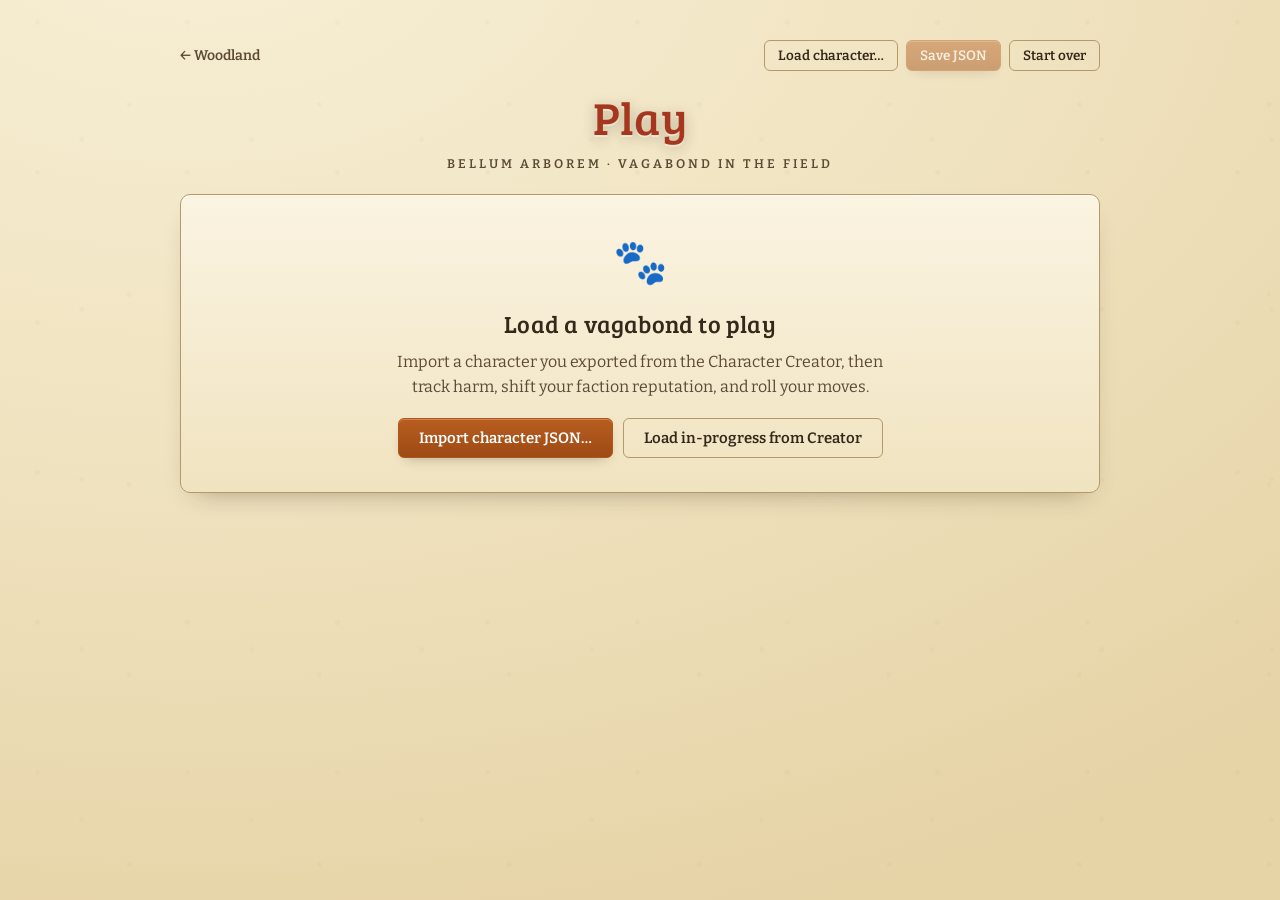
<file: play.html>
<!doctype html>
<html lang="en">
<head>
<meta charset="utf-8">
<meta name="viewport" content="width=device-width, initial-scale=1.0">
<title>Play — Bellum Arborem</title>
<link rel="stylesheet" href="css/app.css">
<style>
  .topbar .actions { display:flex; gap:8px; flex-wrap:wrap; }

  .loadpane { text-align:center; padding:34px 20px; }
  .loadpane .big { font-size:44px; margin-bottom:8px; }

  .sheet { display:flex; flex-direction:column; gap:18px; }
  .ptitle { display:flex; align-items:baseline; gap:12px; flex-wrap:wrap; }
  .ptitle h1 { margin:0; font-size:30px; }
  .ptitle .pb { font-family:'Bitter',serif; font-weight:700; letter-spacing:1px; text-transform:uppercase; font-size:12px; color:var(--accent-dk); }

  /* Roll banner */
  .rollbanner { display:flex; align-items:center; gap:16px; background:linear-gradient(180deg,#fbf0dd,#f2e3c1); border:1px solid var(--line); border-radius:var(--radius); padding:14px 18px; min-height:66px; flex-wrap:wrap; }
  .rollbanner .dieface { font-family:'Bree Serif',serif; font-size:34px; color:var(--rust); line-height:1; }
  .rollbanner .rb-main { flex:1; min-width:180px; }
  .rollbanner .rb-move { font-family:'Bree Serif',serif; font-size:17px; }
  .rollbanner .rb-calc { font-size:13.5px; color:var(--ink-soft); }
  .rollbanner .rb-out { font-size:14px; margin-top:3px; }
  .tierbadge { font-family:'Bitter',serif; font-weight:700; font-size:12px; letter-spacing:1px; text-transform:uppercase; padding:4px 10px; border-radius:20px; }
  .tier-10 { background:rgba(78,124,62,.2); color:var(--alliance-dk); border:1px solid rgba(78,124,62,.45); }
  .tier-79 { background:rgba(217,114,46,.18); color:var(--marquise-dk); border:1px solid rgba(217,114,46,.45); }
  .tier-6  { background:rgba(166,55,31,.16); color:var(--rust); border:1px solid rgba(166,55,31,.4); }

  .grid2 { display:grid; grid-template-columns:repeat(auto-fit,minmax(260px,1fr)); gap:16px; }

  /* Harm tracks */
  .harm { margin-bottom:12px; }
  .harm:last-child { margin-bottom:0; }
  .harm .hlabel { display:flex; justify-content:space-between; align-items:baseline; }
  .harm .hname { font-family:'Bree Serif',serif; font-size:16px; }
  .harm .hcount { font-family:'Bitter',serif; font-weight:700; font-size:13px; color:var(--ink-soft); }
  .hboxes { display:flex; gap:6px; margin:6px 0 3px; }
  .hbox { width:30px; height:30px; border:2px solid var(--line); border-radius:6px; cursor:pointer; background:var(--cream-hi); transition:background .1s; }
  .hbox.on { background:var(--rust); border-color:var(--rust); }
  .harm .hnote { font-size:12.5px; color:var(--ink-faint); }

  /* Reputation */
  .rep-row { display:flex; align-items:center; gap:10px; padding:9px 0; border-bottom:1px solid var(--line-soft); flex-wrap:wrap; }
  .rep-row:last-child { border-bottom:none; }
  .rep-name { flex:1; min-width:120px; }
  .stepper { display:flex; align-items:center; gap:6px; }
  .stepper button { width:28px; height:28px; border-radius:6px; border:1px solid var(--line); background:var(--cream-hi); font-size:16px; cursor:pointer; font-family:'Bree Serif',serif; }
  .stepper .v { min-width:26px; text-align:center; font-family:'Bree Serif',serif; font-size:18px; color:var(--rust); }
  .stepper .v.pos::before { content:"+"; }
  .rep-mini { font-family:'Bitter',serif; font-size:11px; letter-spacing:.5px; text-transform:uppercase; color:var(--ink-soft); }

  /* Move list */
  .movecard { border:1px solid var(--line-soft); border-radius:var(--radius-sm); background:var(--cream-hi); padding:11px 13px; margin-bottom:9px; }
  .movecard .mc-top { display:flex; align-items:center; gap:10px; flex-wrap:wrap; }
  .movecard .mc-name { font-family:'Bree Serif',serif; font-size:15px; flex:1; min-width:140px; }
  .movecard .mc-trigger { font-style:italic; color:var(--ink-soft); font-size:13.5px; margin:5px 0 0; }
  .movecard .mc-tier { font-size:13px; margin:2px 0; }
  .movecard .mc-tier b { color:var(--accent-dk); }
  details.movegroup > summary { cursor:pointer; font-family:'Bitter',serif; font-weight:700; font-size:11px; letter-spacing:1.5px; text-transform:uppercase; color:var(--accent-dk); margin:6px 0; }

  .free-roll { display:flex; align-items:center; gap:8px; flex-wrap:wrap; }
  .statpick { display:flex; gap:5px; flex-wrap:wrap; }
  .statpick button { font-family:'Bitter',serif; font-size:12.5px; padding:5px 10px; border:1px solid var(--line); border-radius:20px; background:var(--cream-hi); cursor:pointer; }
  .statpick button.sel { background:var(--accent); color:var(--cream-hi); border-color:var(--accent-dk); }

</style>
</head>
<body>
<div class="wrap">

  <div class="topbar">
    <a class="home" href="index.html">← Woodland</a>
    <div class="actions">
      <input type="file" id="importFile" accept="application/json,.json" class="hidden">
      <button class="btn ghost small" id="importBtn">Load character…</button>
      <button class="btn small" id="saveBtn" disabled>Save JSON</button>
    </div>
  </div>

  <header style="margin-bottom:6px">
    <h1 class="crest" style="font-size:clamp(30px,5.5vw,46px);margin-bottom:2px">Play</h1>
    <p class="subtitle">Bellum Arborem · Vagabond in the field</p>
  </header>

  <div id="app"></div>

</div>

<div class="toast" id="toast" role="status" aria-live="polite"></div>

<script src="data/root-rules.js"></script>
<script src="js/common.js"></script>
<script src="js/play.js"></script>
</body>
</html>
</file>
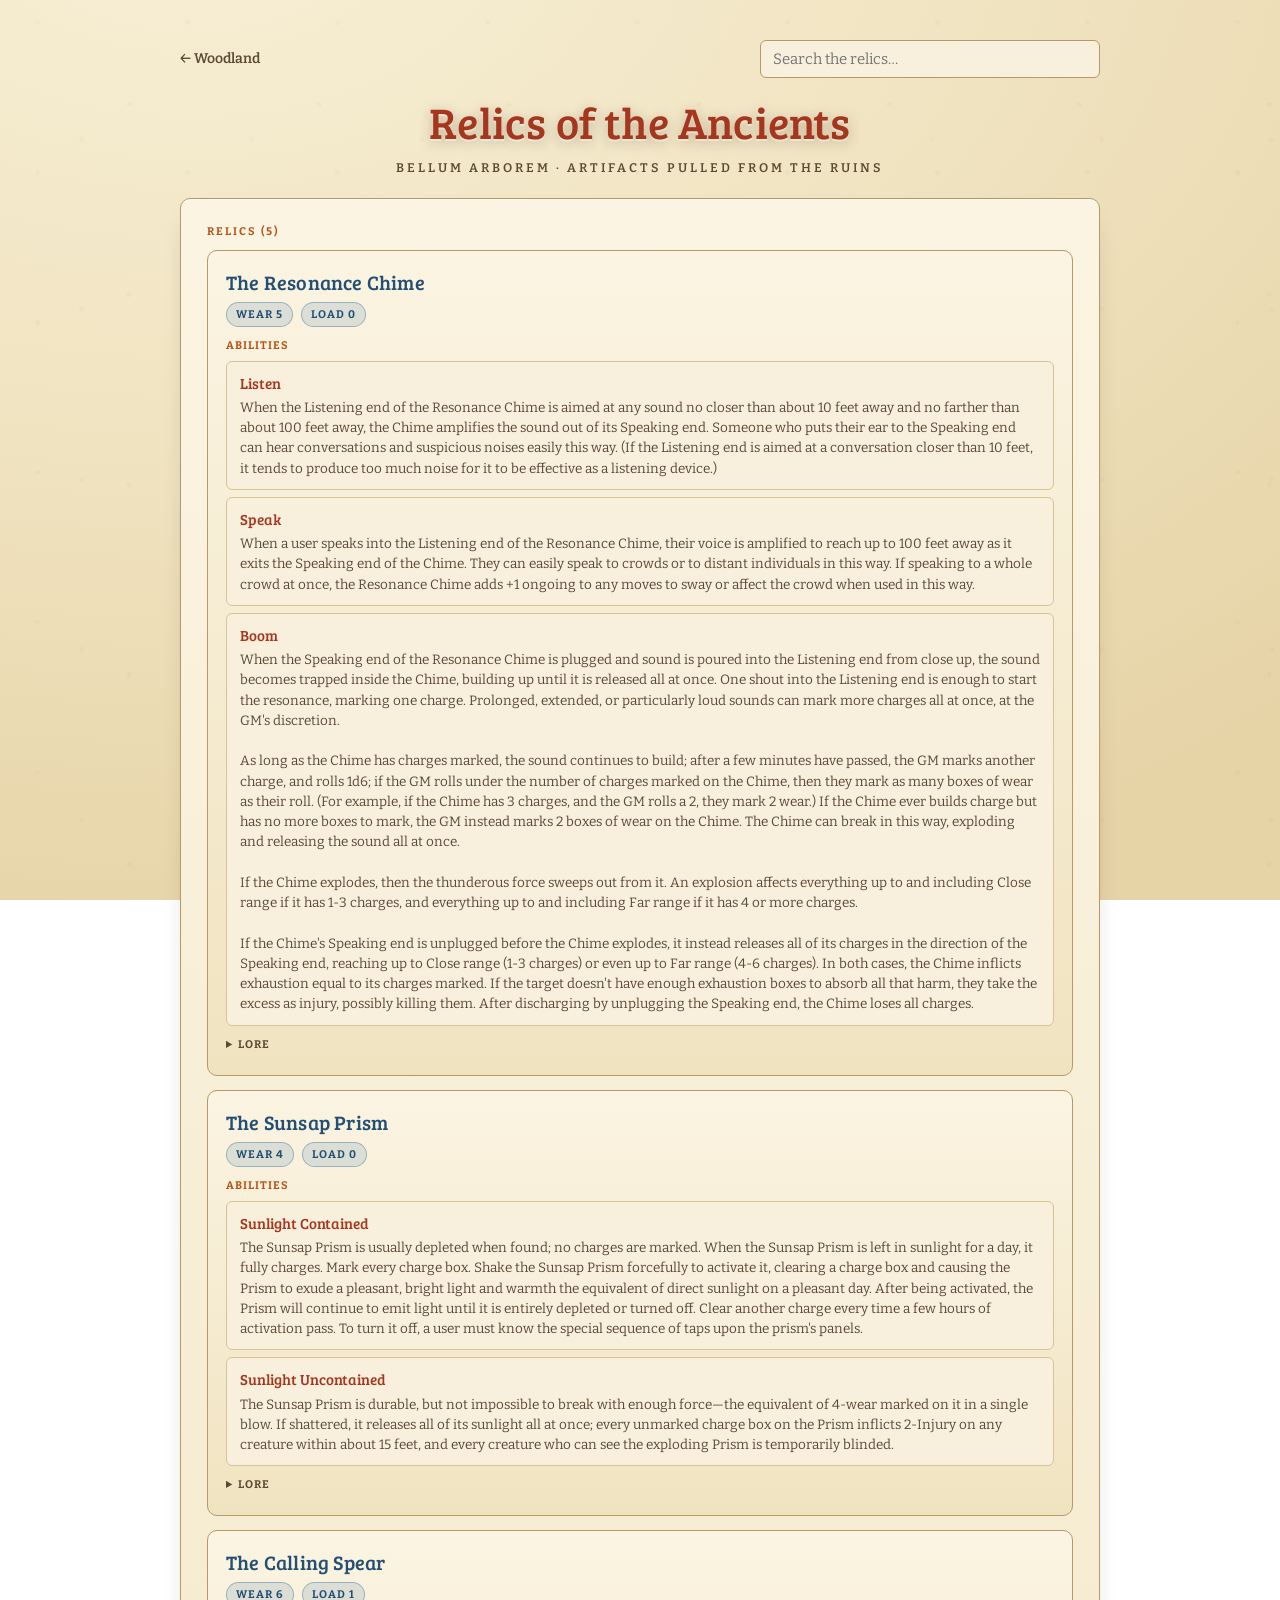
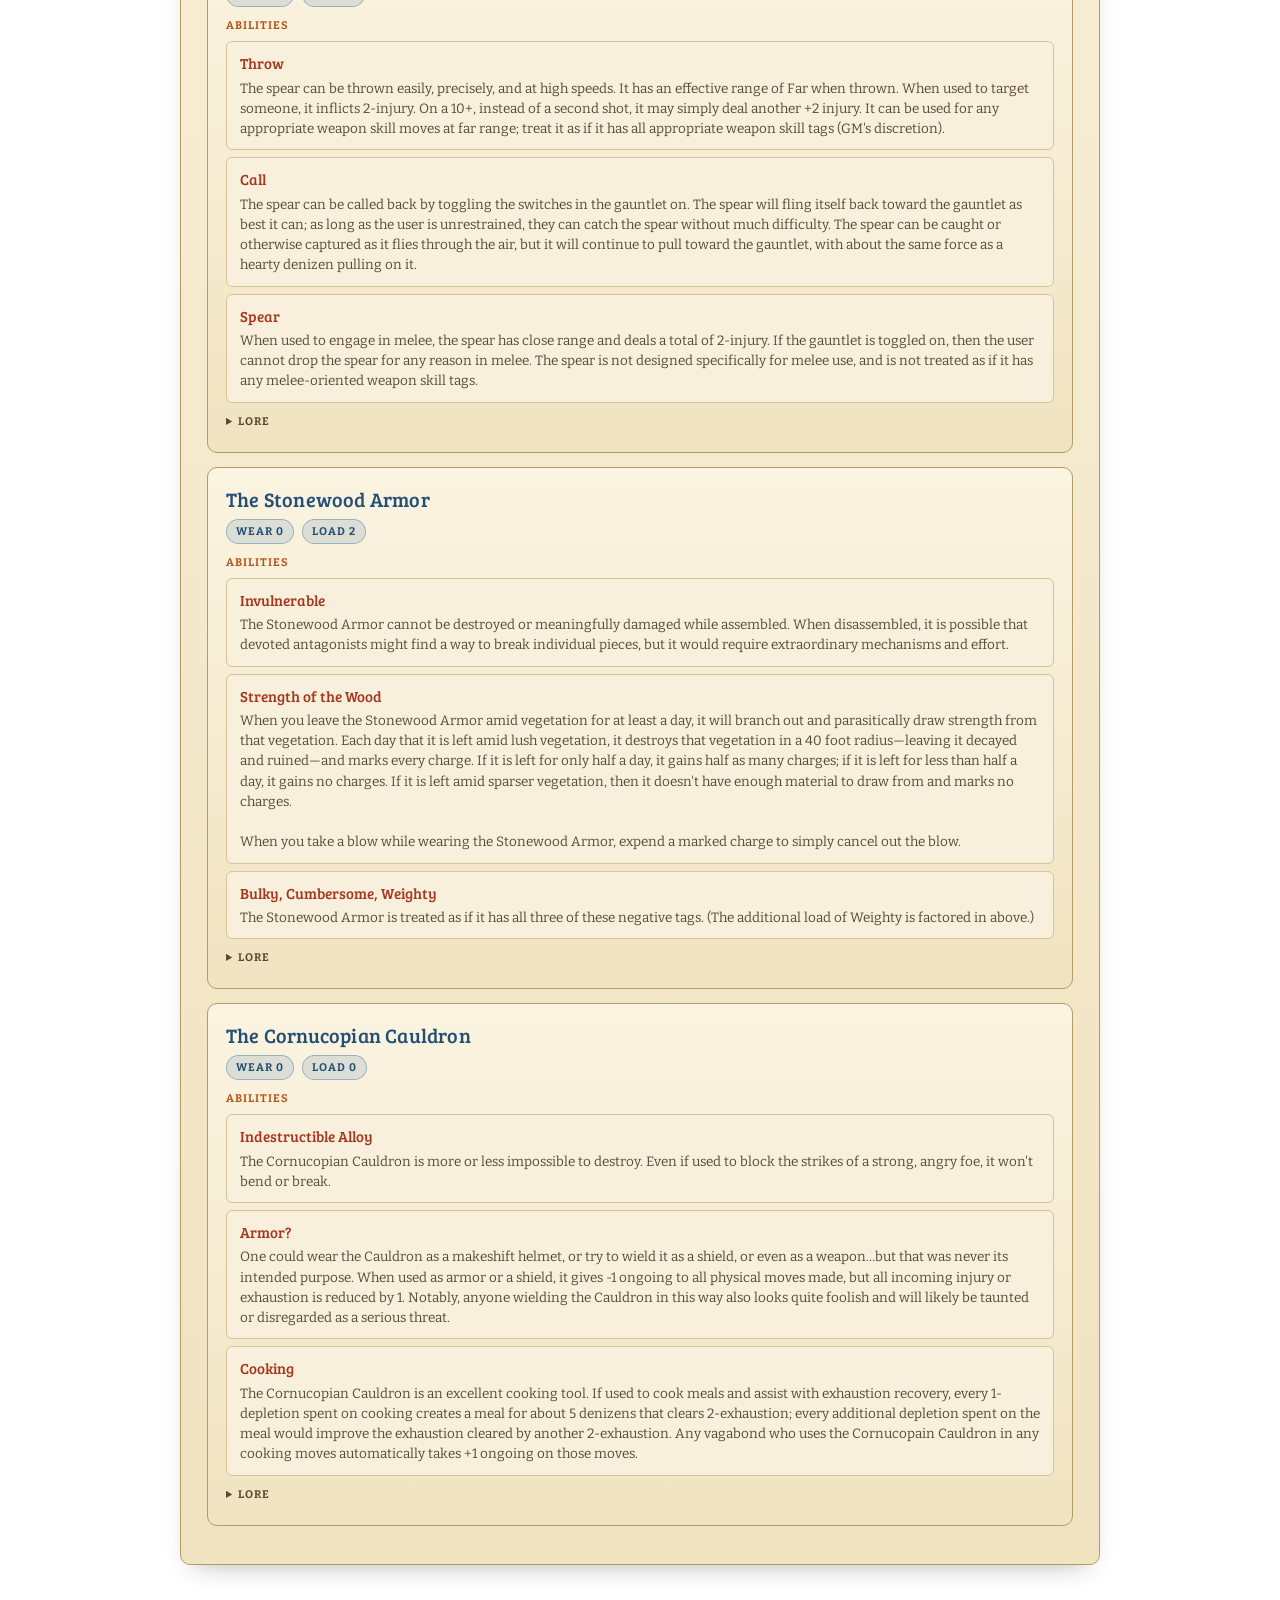
<file: relics.html>
<!doctype html>
<html lang="en">
<head>
<meta charset="utf-8">
<meta name="viewport" content="width=device-width, initial-scale=1.0">
<title>Relics — Bellum Arborem</title>
<link rel="stylesheet" href="css/app.css">
<style>
  .search { width:100%; max-width:340px; }

  .rcard { border:1px solid var(--line); border-radius:var(--radius); background:linear-gradient(180deg,var(--card),var(--card-lo)); padding:16px 18px; margin-bottom:14px; }
  .rcard h3 { margin:0 0 4px; font-family:'Bree Serif',serif; font-size:20px; color:var(--eyrie-dk); }
  .rmeta { display:flex; gap:8px; flex-wrap:wrap; margin:0 0 10px; }
  .rmeta .tag { background:rgba(47,110,160,.14); color:var(--eyrie-dk); border-color:rgba(47,110,160,.4); }
  .abil { border:1px solid var(--line-soft); border-radius:var(--radius-sm); background:var(--cream-hi); padding:10px 13px; margin:7px 0; }
  .abil .an { font-family:'Bree Serif',serif; font-size:15px; color:var(--rust); }
  .abil .ad { font-size:13.5px; line-height:1.5; color:var(--ink-soft); margin-top:3px; white-space:pre-wrap; }
  .lbl3 { font-family:'Bitter',serif; font-weight:700; font-size:11px; letter-spacing:1px; text-transform:uppercase; color:var(--accent-dk); margin:10px 0 4px; }
  .rdesc { font-size:13.5px; line-height:1.5; color:var(--ink-soft); white-space:pre-wrap; }
  details.rdet > summary { cursor:pointer; font-family:'Bitter',serif; font-weight:700; font-size:11px; letter-spacing:1px; text-transform:uppercase; color:var(--ink-soft); margin:10px 0 6px; }

</style>
</head>
<body>
<div class="wrap">

  <div class="topbar">
    <a class="home" href="index.html">← Woodland</a>
    <input type="text" id="search" class="search" placeholder="Search the relics…">
  </div>

  <header style="margin-bottom:6px">
    <h1 class="crest" style="font-size:clamp(28px,5vw,44px);margin-bottom:2px">Relics of the Ancients</h1>
    <p class="subtitle">Bellum Arborem · artifacts pulled from the ruins</p>
  </header>

  <div id="app"></div>

</div>

<script src="data/root-relics.js"></script>
<script src="js/common.js"></script>
<script src="js/relics.js"></script>
</body>
</html>
</file>
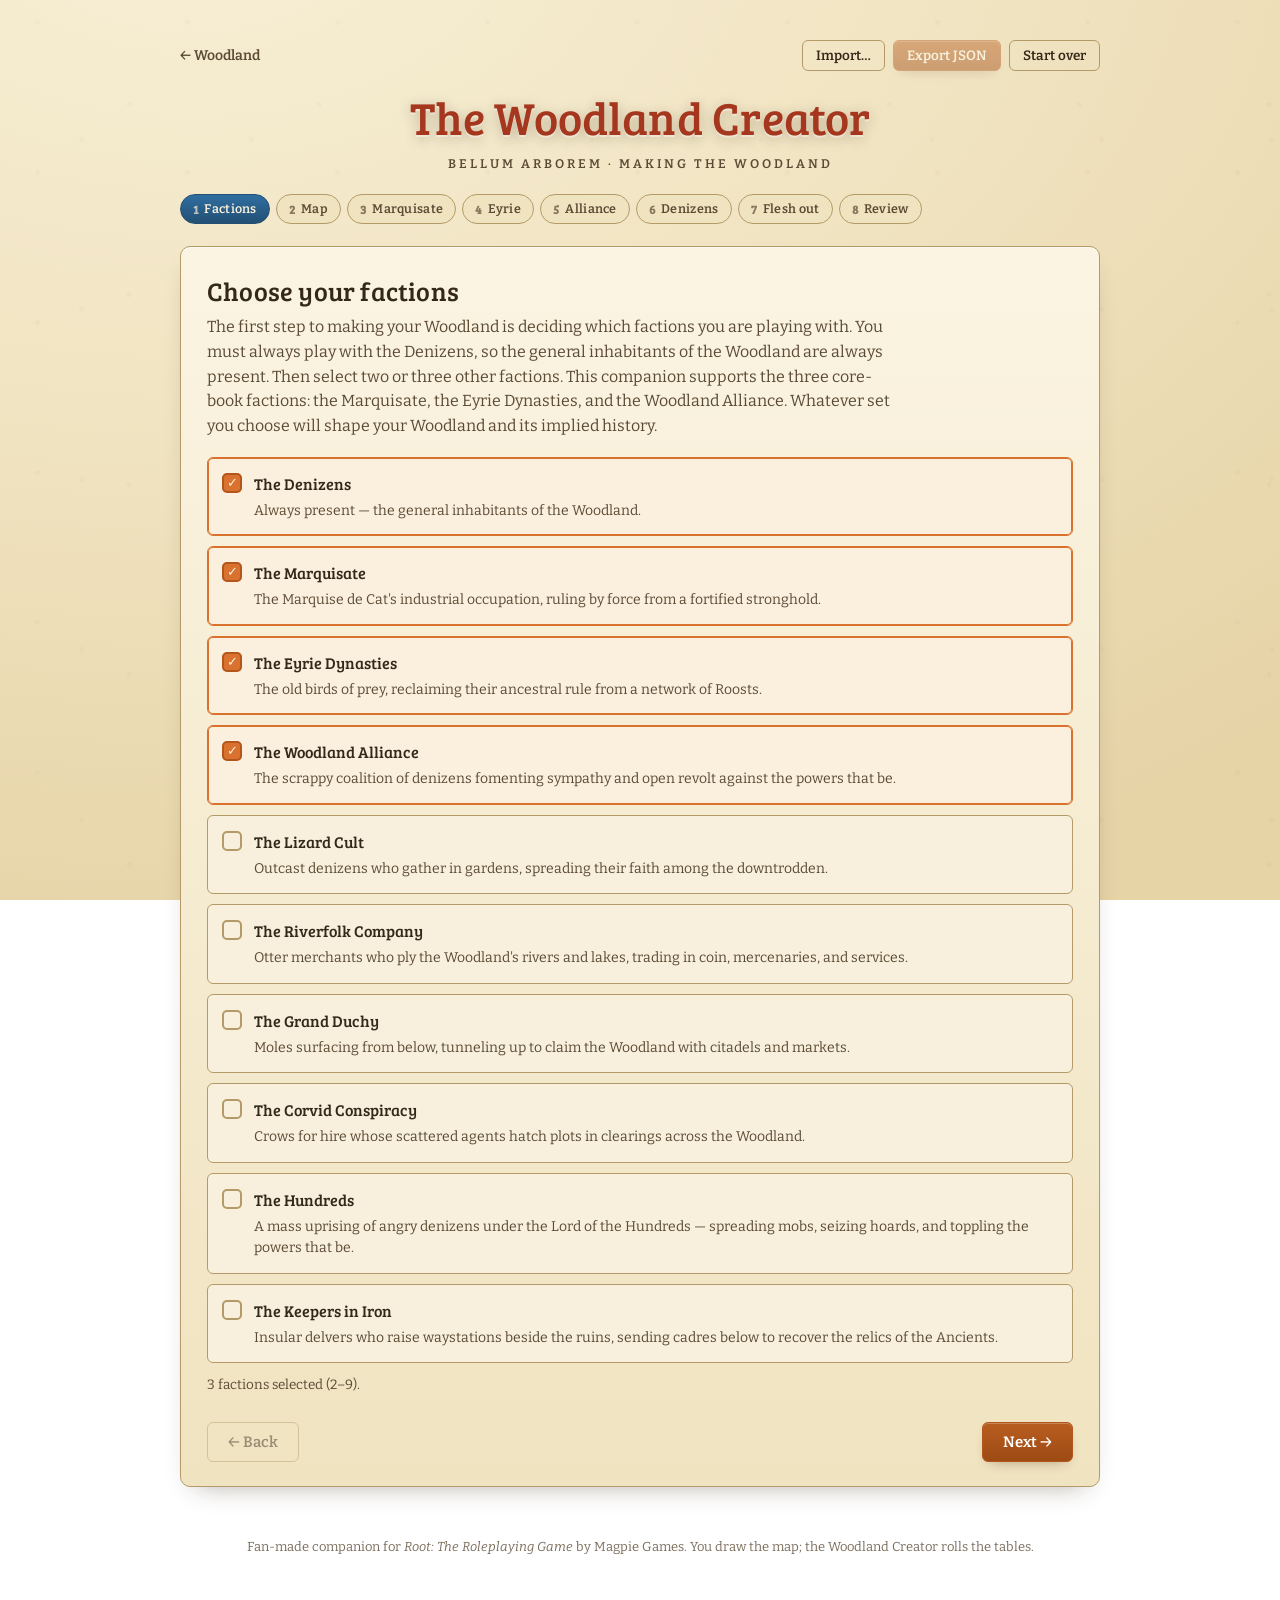
<file: woodland-creator.html>
<!doctype html>
<html lang="en">
<head>
<meta charset="utf-8">
<meta name="viewport" content="width=device-width, initial-scale=1.0">
<title>Woodland Creator — Bellum Arborem</title>
<link rel="stylesheet" href="css/app.css">
<style>

  .steps { display:flex; flex-wrap:wrap; gap:6px; margin:16px 0 22px; }
  .step-pip {
    font-family:'Bitter',serif; font-size:12.5px; font-weight:600; letter-spacing:.3px;
    padding:6px 12px; border-radius:20px; border:1px solid var(--line);
    background:var(--card-lo); color:var(--ink-soft); cursor:pointer; white-space:nowrap;
    display:flex; align-items:center; gap:6px;
  }
  .step-pip .n { font-family:'Bree Serif',serif; font-size:12px; opacity:.7; }
  .step-pip.active { background:linear-gradient(180deg,var(--eyrie),var(--eyrie-dk)); color:var(--cream-hi); border-color:var(--eyrie-dk); }
  .step-pip.done { color:var(--alliance-dk); border-color:var(--alliance); }
  .step-pip.done .n::after { content:" ✓"; }

  .step-body h2 { margin:0 0 4px; font-size:26px; }
  .step-intro { color:var(--ink-soft); margin:0 0 18px; max-width:70ch; }
  .rule-note { border-left:3px solid var(--line); padding:2px 0 2px 12px; margin:0 0 18px; color:var(--ink-soft); font-size:14px; font-style:italic; }
  .navbtns { display:flex; justify-content:space-between; margin-top:26px; gap:12px; }

  /* Roll rows */
  .roll { display:flex; align-items:center; gap:12px; background:var(--cream-hi); border:1px solid var(--line); border-radius:var(--radius-sm); padding:10px 14px; margin-bottom:10px; flex-wrap:wrap; }
  .roll .rlabel { font-family:'Bitter',serif; font-weight:700; font-size:11px; letter-spacing:1px; text-transform:uppercase; color:var(--ink-soft); min-width:120px; }
  .roll .rvalue { font-family:'Bree Serif',serif; font-size:18px; color:var(--rust); flex:1; min-width:90px; }
  .roll .dcount { font-family:'Bitter',serif; font-size:12px; color:var(--ink-faint); }
  .dice { font-family:'Bitter',serif; font-weight:600; font-size:13px; cursor:pointer; border:1px solid var(--line); background:var(--card); border-radius:6px; padding:5px 11px; color:var(--ink); white-space:nowrap; }
  .dice:hover { border-color:var(--accent); background:#fbf0dd; }
  .dice.primary { background:linear-gradient(180deg,var(--accent),var(--accent-dk)); color:var(--cream-hi); border-color:var(--accent-dk); }

  .clist { display:flex; flex-direction:column; gap:8px; margin-top:8px; }
  .crow { display:flex; align-items:center; gap:10px; background:var(--cream-hi); border:1px solid var(--line-soft); border-radius:var(--radius-sm); padding:8px 12px; flex-wrap:wrap; }
  .crow .cnum { font-family:'Bree Serif',serif; color:var(--ink-faint); width:22px; }
  .crow .cname { font-family:'Bree Serif',serif; font-size:15px; min-width:130px; flex:1; }
  .crow input[type=text].nm { max-width:170px; }
  .crow .comm { min-width:96px; }
  .crow .pths { width:56px; text-align:center; }
  .crow .rm { color:var(--rust); cursor:pointer; border:none; background:none; font-size:16px; }

  .badge { display:inline-block; font-family:'Bitter',serif; font-weight:700; font-size:11px; letter-spacing:.5px; padding:3px 9px; border-radius:20px; }
  .badge.yes { background:rgba(78,124,62,.18); color:var(--alliance-dk); border:1px solid rgba(78,124,62,.4); }
  .badge.no  { background:rgba(107,99,87,.14); color:var(--vagabond); border:1px solid rgba(107,99,87,.35); }
  .badge.roost { background:rgba(47,110,160,.16); color:var(--eyrie-dk); border:1px solid rgba(47,110,160,.4); }

  .fx-clearing { border:1px solid var(--line); border-radius:var(--radius-sm); padding:12px 14px; margin-bottom:12px; background:var(--cream-hi); }
  .fx-clearing h4 { margin:0 0 8px; font-family:'Bree Serif',serif; font-size:16px; }
  .fx-row { display:flex; align-items:center; gap:8px; margin:5px 0; flex-wrap:wrap; }
  .fx-row .fx-lbl { font-family:'Bitter',serif; font-weight:700; font-size:11px; letter-spacing:.5px; text-transform:uppercase; color:var(--ink-soft); min-width:92px; }

  table.review-tbl { width:100%; border-collapse:collapse; font-size:13.5px; }
  table.review-tbl th, table.review-tbl td { text-align:left; padding:7px 9px; border-bottom:1px solid var(--line-soft); vertical-align:top; }
  table.review-tbl th { font-family:'Bitter',serif; font-size:11px; letter-spacing:1px; text-transform:uppercase; color:var(--accent-dk); }
  .tbl-scroll { overflow-x:auto; }

  /* SVG map */
  .mapsec { margin-top:8px; }
  .mapwrap {
    border:1px solid var(--line); border-radius:var(--radius); padding:6px;
    background:
      radial-gradient(120% 120% at 50% 0%, #f0e8ce 0%, #e7d9b6 70%, #ddcaa0 100%);
    box-shadow:0 1px 0 rgba(255,255,255,.4) inset, 0 8px 18px -14px var(--shadow-deep);
    overflow:hidden;
  }
  .mapwrap.review { margin-top:8px; }
  svg.woodmap { width:100%; height:auto; display:block; touch-action:none; user-select:none; }
  svg.woodmap .edge { stroke:#8a6f45; stroke-width:4; stroke-linecap:round; opacity:.8; }
  svg.woodmap .node { cursor:pointer; }
  svg.woodmap .node:active { cursor:grabbing; }
  svg.woodmap .ico { font-size:30px; pointer-events:none; }
  svg.woodmap .nm {
    font-family:'Bree Serif',serif; font-size:17px; fill:var(--ink);
    paint-order:stroke; stroke:#f6efd9; stroke-width:3.5px; stroke-linejoin:round; pointer-events:none;
  }
  svg.woodmap .deg { font-family:'Bitter',serif; font-size:15px; font-weight:700; fill:var(--ink-soft); pointer-events:none; }
  svg.woodmap .deg.ok { fill:var(--alliance-dk); }
  svg.woodmap .mark { font-size:17px; fill:var(--ink); pointer-events:none; }
  svg.woodmap .selring { stroke:var(--accent); }
  .map-toolbar { display:flex; gap:10px; margin-top:10px; flex-wrap:wrap; align-items:center; }
  .map-legend { display:flex; gap:14px; flex-wrap:wrap; font-size:13px; color:var(--ink-soft); align-items:center; }
  .map-legend span { display:inline-flex; align-items:center; gap:5px; white-space:nowrap; }
  .lgdot { width:14px; height:14px; border-radius:50%; display:inline-block; border:1px solid rgba(60,40,20,.35); }

</style>
</head>
<body>
<div class="wrap">

  <div class="topbar">
    <a class="home" href="index.html">← Woodland</a>
    <div class="actions">
      <input type="file" id="importFile" accept="application/json,.json" class="hidden">
      <button class="btn ghost small" id="importBtn">Import…</button>
      <button class="btn small" id="exportBtn" disabled>Export JSON</button>
    </div>
  </div>

  <header style="margin-bottom:6px">
    <h1 class="crest" style="font-size:clamp(30px,5.5vw,46px);margin-bottom:2px">The Woodland Creator</h1>
    <p class="subtitle">Bellum Arborem · Making the Woodland</p>
  </header>

  <nav class="steps" id="steps"></nav>

  <div class="panel">
    <div class="step-body" id="stepBody"></div>
    <div class="navbtns">
      <button class="btn ghost" id="backBtn">← Back</button>
      <button class="btn" id="nextBtn">Next →</button>
    </div>
  </div>

  <footer>
    <p>Fan-made companion for <em>Root: The Roleplaying Game</em> by Magpie Games.
       You draw the map; the Woodland Creator rolls the tables.</p>
  </footer>

</div>

<div class="toast" id="toast" role="status" aria-live="polite"></div>

<script src="data/woodland-rules.js"></script>
<script src="js/common.js"></script>
<script src="js/woodland.js"></script>
</body>
</html>
</file>
<file: css/app.css>
/* Bellum Arborem — Root-styled design system
   Warm storybook Woodland: cream parchment, woodcut ink, faction accents. */

@import url('https://fonts.googleapis.com/css2?family=Bree+Serif&family=Bitter:ital,wght@0,400;0,500;0,600;0,700;1,400;1,500&display=swap');

:root {
  /* Parchment & ink */
  --cream:        #f3e7c9;
  --cream-hi:     #f8f0dc;
  --cream-lo:     #e8d6ab;
  --card:         #fbf4e2;
  --card-lo:      #f0e3c0;
  --ink:          #34281a;
  --ink-soft:     #5b4a34;
  --ink-faint:    #77643f;  /* darkened for AA contrast on cream (~5:1) */
  --line:         #b39a68;
  --line-soft:    #d8c398;

  /* Root faction colors (from the board game) */
  --marquise:     #d9722e;  /* Marquisate — orange */
  --marquise-dk:  #b3561c;
  --eyrie:        #2f6ea0;  /* Eyrie Dynasties — blue */
  --eyrie-dk:     #234f74;
  --alliance:     #4e7c3e;  /* Woodland Alliance — green */
  --alliance-dk:  #385d2c;
  --denizen:      #9a7b33;  /* Denizens — gold/tan */
  --vagabond:     #6b6357;  /* Vagabonds — grey */

  /* Accent roles */
  --accent:       var(--marquise);
  --accent-dk:    var(--marquise-dk);
  --teal:         #2f7d74;
  --rust:         #a6371f;
  --good:         #4e7c3e;
  --bad:          #a6371f;

  --shadow:       rgba(52, 34, 16, .28);
  --shadow-deep:  rgba(52, 34, 16, .45);

  --radius:       10px;
  --radius-sm:    6px;
  --maxw:         960px;
}

* { box-sizing: border-box; }
html, body { margin: 0; min-height: 100%; }

body {
  font-family: 'Bitter', Georgia, serif;
  color: var(--ink);
  background:
    radial-gradient(130% 120% at 15% -10%, #f7efd6 0%, #f0e3c0 50%, #e6d3a6 100%) fixed;
  min-height: 100vh;
  line-height: 1.55;
  -webkit-font-smoothing: antialiased;
}

/* Speckled parchment grain */
body::before {
  content: "";
  position: fixed; inset: 0; z-index: 0; pointer-events: none;
  background-image:
    radial-gradient(circle at 25% 15%, rgba(120,80,30,.05) 0 2px, transparent 3px),
    radial-gradient(circle at 68% 55%, rgba(90,60,20,.045) 0 2px, transparent 3px),
    radial-gradient(circle at 48% 82%, rgba(120,80,30,.045) 0 2px, transparent 3px);
  background-size: 150px 150px, 190px 190px, 170px 170px;
  opacity: .6; mix-blend-mode: multiply;
}

.wrap { position: relative; z-index: 1; max-width: var(--maxw); margin: 0 auto; padding: 40px 20px 90px; }

/* ---------- Typography ---------- */
h1, h2, h3, .display { font-family: 'Bree Serif', Georgia, serif; font-weight: 400; color: var(--ink); letter-spacing: .2px; }

.crest {
  font-family: 'Bree Serif', serif;
  font-size: clamp(38px, 7vw, 60px);
  color: var(--rust);
  text-align: center;
  text-shadow: 0 2px 0 rgba(255,255,255,.4), 0 3px 14px var(--shadow);
  margin: 0 0 4px;
}
.subtitle {
  font-family: 'Bitter', serif; font-weight: 600; letter-spacing: 3px;
  text-transform: uppercase; font-size: 12.5px; color: var(--ink-soft);
  text-align: center; margin: 0 0 20px;
}
.blurb { max-width: 620px; margin: 0 auto 8px; text-align: center; font-style: italic; color: var(--ink-soft); font-size: 17px; }

.eyebrow {
  font-family: 'Bitter', serif; font-weight: 700; font-size: 11px;
  letter-spacing: 2px; text-transform: uppercase; color: var(--accent-dk);
}

/* Woodcut divider */
.divider { display: flex; align-items: center; gap: 14px; margin: 30px auto; max-width: 460px; }
.divider::before, .divider::after {
  content: ""; flex: 1; height: 1px;
  background: linear-gradient(90deg, transparent, var(--line), transparent);
}
.divider span { font-size: 18px; color: var(--accent); opacity: .85; }

/* ---------- Panels & cards ---------- */
.panel {
  background: linear-gradient(180deg, var(--card) 0%, var(--card-lo) 100%);
  border: 1px solid var(--line);
  border-radius: var(--radius);
  box-shadow: 0 1px 0 rgba(255,255,255,.5) inset, 0 12px 26px -16px var(--shadow-deep);
  padding: 24px 26px;
}

.card {
  position: relative; display: block; text-decoration: none; color: inherit;
  background: linear-gradient(180deg, var(--card) 0%, var(--card-lo) 100%);
  border: 1px solid var(--line); border-radius: var(--radius);
  padding: 20px 22px;
  box-shadow: 0 1px 0 rgba(255,255,255,.45) inset, 0 10px 22px -15px var(--shadow-deep);
  transition: transform .14s ease, box-shadow .14s ease, border-color .14s ease;
}
.card::before {
  content: ""; position: absolute; inset: 5px; border: 1px solid rgba(140,110,60,.3);
  border-radius: calc(var(--radius) - 4px); pointer-events: none;
}
.card.selectable { cursor: pointer; }
.card.selectable:hover { transform: translateY(-3px); border-color: var(--accent); box-shadow: 0 1px 0 rgba(255,255,255,.55) inset, 0 16px 28px -14px var(--shadow-deep); }
.card.selected { border-color: var(--accent); box-shadow: 0 0 0 2px var(--accent) inset, 0 12px 24px -14px var(--shadow-deep); }
.card.selected::after {
  content: "✓"; position: absolute; top: 10px; right: 12px;
  font-family: 'Bree Serif', serif; color: var(--accent-dk); font-size: 18px;
}

.grid { display: grid; grid-template-columns: repeat(auto-fit, minmax(250px, 1fr)); gap: 18px; }

/* ---------- Buttons ---------- */
.btn {
  font-family: 'Bitter', serif; font-weight: 600; font-size: 15px;
  color: #fff; background: linear-gradient(180deg, #b85d20 0%, #9e4a14 100%);
  border: 1px solid var(--accent-dk); border-radius: var(--radius-sm);
  padding: 10px 20px; cursor: pointer;
  box-shadow: 0 1px 0 rgba(255,255,255,.25) inset, 0 6px 14px -8px var(--shadow-deep);
  transition: filter .12s ease, transform .12s ease;
}
.btn:hover { filter: brightness(1.06); }
.btn:active { transform: translateY(1px); }
.btn:disabled { opacity: .45; cursor: not-allowed; filter: none; }
.btn.ghost { background: transparent; color: var(--ink); border-color: var(--line); box-shadow: none; }
.btn.ghost:hover { background: rgba(0,0,0,.04); }
.btn.small { padding: 6px 13px; font-size: 13.5px; }

/* ---------- Shared page chrome (was duplicated in every page's <style>) ---------- */
.topbar { display: flex; align-items: center; justify-content: space-between; gap: 14px; flex-wrap: wrap; margin-bottom: 10px; }
.topbar .home { font-family: 'Bitter', serif; font-weight: 600; text-decoration: none; color: var(--ink-soft); font-size: 14px; }
.topbar .actions, .topbar .acts { display: flex; gap: 8px; flex-wrap: wrap; }
.toast { position: fixed; bottom: 24px; left: 50%; transform: translateX(-50%); background: var(--ink); color: var(--cream-hi); padding: 11px 20px; border-radius: 8px; font-family: 'Bitter', serif; font-size: 14px; box-shadow: 0 8px 20px -8px var(--shadow-deep); z-index: 50; opacity: 0; transition: opacity .2s; }
.toast.show { opacity: 1; }
.loaderr { border: 1px solid var(--rust); background: #f7e4dd; color: var(--rust); border-radius: var(--radius-sm); padding: 14px 16px; }

/* ---------- Form controls ---------- */
label.field { display: block; margin: 0 0 14px; }
label.field > .lbl { display: block; font-family: 'Bitter', serif; font-weight: 700; font-size: 12px; letter-spacing: 1px; text-transform: uppercase; color: var(--ink-soft); margin-bottom: 5px; }
input[type=text], textarea, select {
  width: 100%; font-family: 'Bitter', serif; font-size: 15px; color: var(--ink);
  background: var(--cream-hi); border: 1px solid var(--line); border-radius: var(--radius-sm);
  padding: 9px 12px;
}
textarea { resize: vertical; min-height: 60px; line-height: 1.5; }
input:focus, textarea:focus, select:focus { outline: none; border-color: var(--accent); box-shadow: 0 0 0 2px rgba(217,114,46,.25); }

/* Keyboard focus ring for every interactive element (buttons, custom div/span controls, SVG nodes). */
:focus-visible { outline: 3px solid var(--eyrie-dk); outline-offset: 2px; border-radius: 3px; }
a:focus-visible, .btn:focus-visible { outline-offset: 3px; }

/* Chips / tags */
.tag {
  display: inline-block; font-family: 'Bitter', serif; font-size: 11px; font-weight: 700;
  letter-spacing: 1px; text-transform: uppercase; padding: 3px 9px; border-radius: 20px;
  background: rgba(154,123,51,.16); color: var(--denizen); border: 1px solid rgba(154,123,51,.35);
}
.tag.marquise { background: rgba(217,114,46,.15); color: var(--marquise-dk); border-color: rgba(217,114,46,.4); }
.tag.eyrie    { background: rgba(47,110,160,.15); color: var(--eyrie-dk); border-color: rgba(47,110,160,.4); }
.tag.alliance { background: rgba(78,124,62,.15); color: var(--alliance-dk); border-color: rgba(78,124,62,.4); }
.tag.vagabond { background: rgba(107,99,87,.15); color: var(--vagabond); border-color: rgba(107,99,87,.4); }

/* Stat pips */
.stat-row { display: flex; flex-wrap: wrap; gap: 12px; }
.stat {
  position: relative; flex: 1 1 120px; text-align: center; padding: 12px 8px;
  background: var(--cream-hi); border: 1px solid var(--line); border-radius: var(--radius-sm);
}
.stat .name { font-family: 'Bitter', serif; font-weight: 700; font-size: 11px; letter-spacing: 1.5px; text-transform: uppercase; color: var(--ink-soft); }
.stat .val { font-family: 'Bree Serif', serif; font-size: 30px; color: var(--rust); line-height: 1.1; }
.stat .val.pos::before { content: "+"; }
.stat.selectable { cursor: pointer; transition: border-color .12s ease, box-shadow .12s ease; }
.stat.selectable:hover { border-color: var(--accent); }
.stat.selected { border-color: var(--accent); box-shadow: 0 0 0 2px var(--accent) inset; }
.stat.disabled { opacity: .5; cursor: not-allowed; }

/* Suggestion chips (Identity) */
.chips { display: flex; flex-wrap: wrap; gap: 6px; margin: 0 0 7px; }
.chip {
  font-family: 'Bitter', serif; font-size: 12.5px; color: var(--ink-soft);
  background: var(--cream-hi); border: 1px solid var(--line); border-radius: 20px;
  padding: 4px 11px; cursor: pointer; transition: background .1s ease, border-color .1s ease, color .1s ease;
}
.chip:hover { background: #fbf0dd; border-color: var(--accent); color: var(--accent-dk); }

/* Pick list (selectable option rows — factions, playbooks, moves, …) */
.picklist { display: flex; flex-direction: column; gap: 12px; }
.pick {
  position: relative; border: 1px solid var(--line); border-radius: var(--radius-sm);
  background: var(--cream-hi); padding: 14px 16px 14px 46px; cursor: pointer; transition: border-color .12s, background .12s;
}
.pick:hover { border-color: var(--accent); }
.pick.on { border-color: var(--accent); background: #fbf0dd; box-shadow: 0 0 0 1px var(--accent) inset; }
.pick .mark { position: absolute; left: 14px; top: 15px; width: 20px; height: 20px; border: 2px solid var(--line); border-radius: 5px; display: flex; align-items: center; justify-content: center; font-size: 13px; color: var(--cream-hi); }
.pick.radio .mark { border-radius: 50%; }
.pick.on .mark { background: var(--accent); border-color: var(--accent-dk); }
.pick.on .mark::after { content: "✓"; }
.pick .p-title { font-family: 'Bree Serif', serif; font-size: 16px; color: var(--ink); }
.pick .p-sub { color: var(--ink-soft); font-size: 14px; margin-top: 3px; }
.pick.disabled { opacity: .5; cursor: not-allowed; }

/* Connection blocks */
.conn { border: 1px solid var(--line-soft); border-radius: var(--radius-sm); background: var(--cream-hi); padding: 12px 14px; }
.conn-name { font-family: 'Bree Serif', serif; font-size: 15px; color: var(--accent-dk); }
.conn-prompt { margin: 3px 0 8px; font-size: 14px; line-height: 1.45; color: var(--ink-soft); }
.stat .boost-tag {
  position: absolute; top: 4px; right: 6px; font-family: 'Bitter', serif; font-weight: 700; font-size: 11px;
  color: var(--alliance-dk); background: rgba(78,124,62,.18); border: 1px solid rgba(78,124,62,.4);
  border-radius: 10px; padding: 1px 6px;
}

footer { text-align: center; margin-top: 50px; font-size: 13px; color: var(--ink-soft); opacity: .8; }
footer a { color: var(--teal); }

.muted { color: var(--ink-soft); }
.small { font-size: 13.5px; }
.center { text-align: center; }
.hidden { display: none !important; }
.sr-only { position: absolute; width: 1px; height: 1px; padding: 0; margin: -1px; overflow: hidden; clip: rect(0 0 0 0); white-space: nowrap; border: 0; }

/* ---------- Print: lay the sheet out flat, hide app chrome ---------- */
@media print {
  body { background: #fff !important; color: #000; }
  body::before { display: none !important; }              /* speckle grain */
  .topbar, .toast, .navbtns, footer, .steps, .step-pip, .stepper,
  .btn, button, input[type=file], .home, .divider { display: none !important; }
  .wrap { max-width: none; margin: 0; padding: 0; }
  .panel, .card, .ruincard, .mcard, .rcard, .review, .inst {
    box-shadow: none !important; border-color: #bbb !important; break-inside: avoid;
  }
  a { color: #000; text-decoration: none; }
  h1, h2, h3, h4 { break-after: avoid; }
}
</file>
